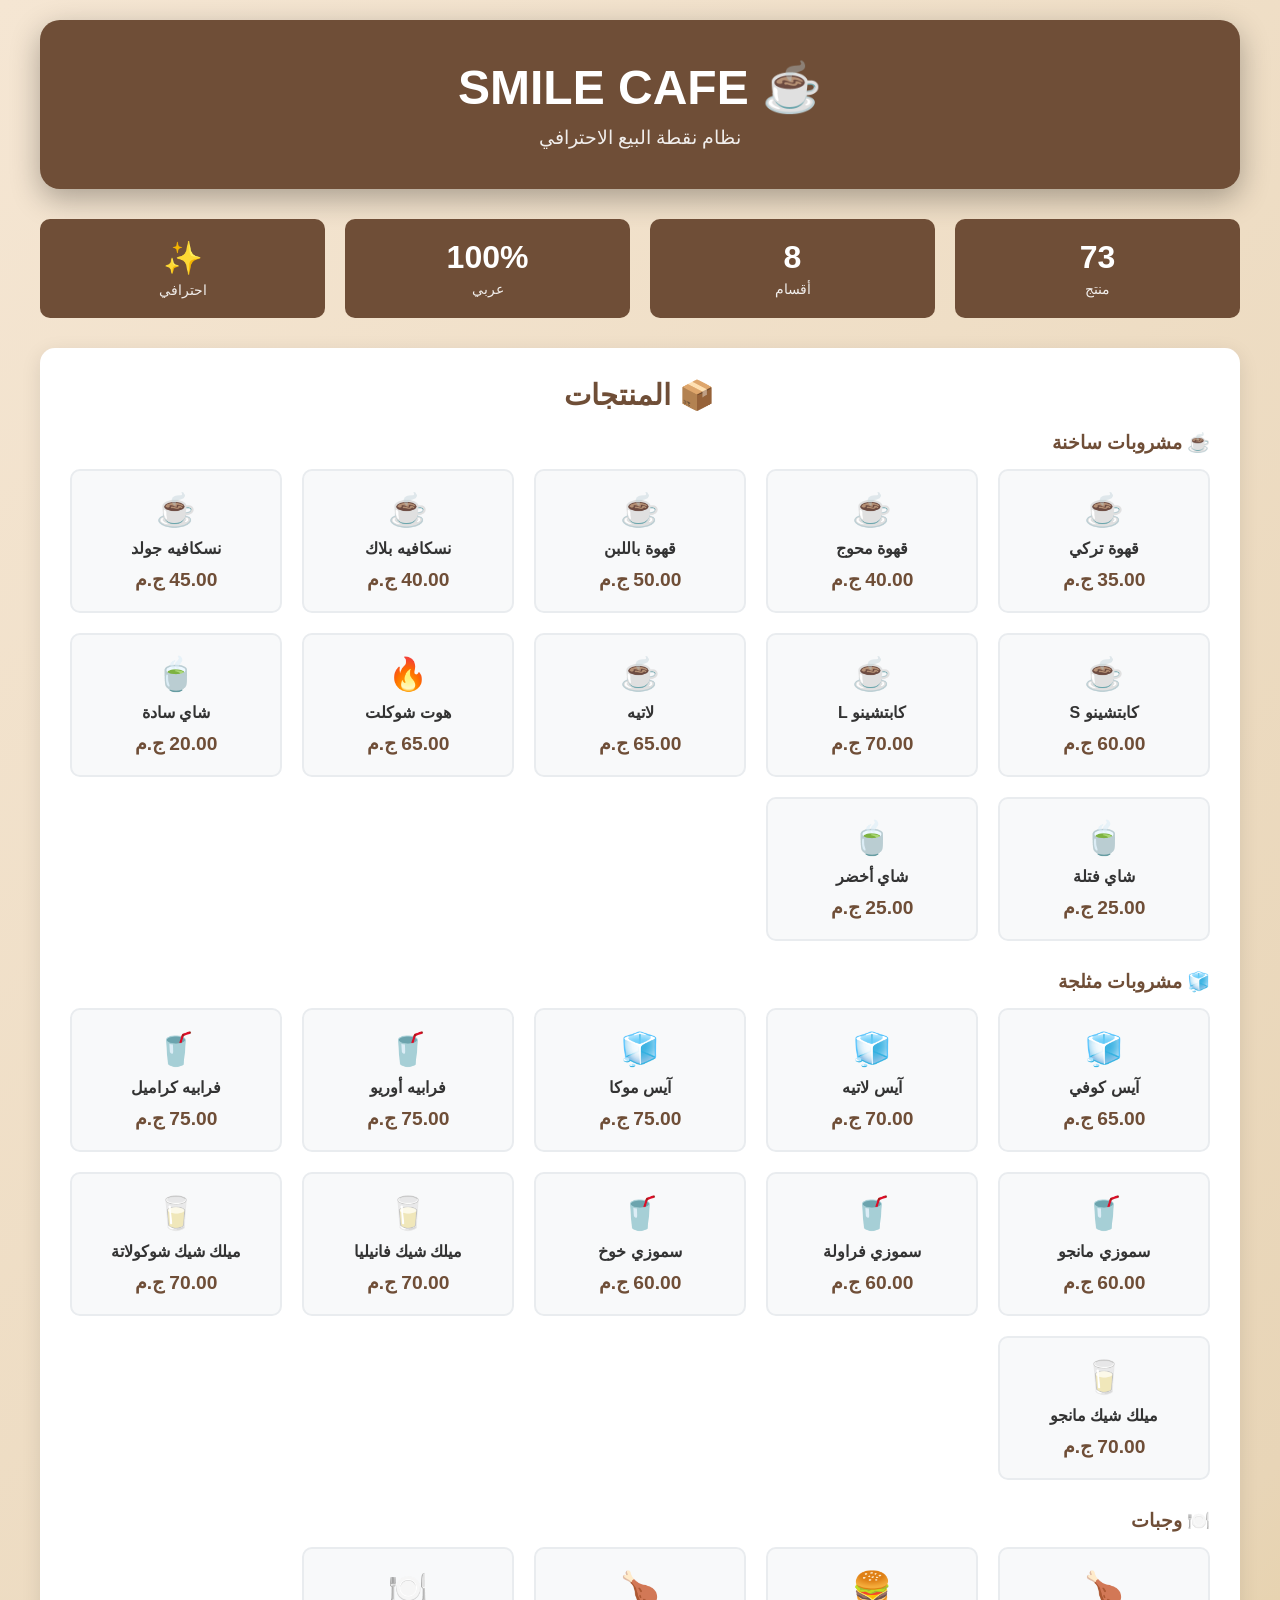
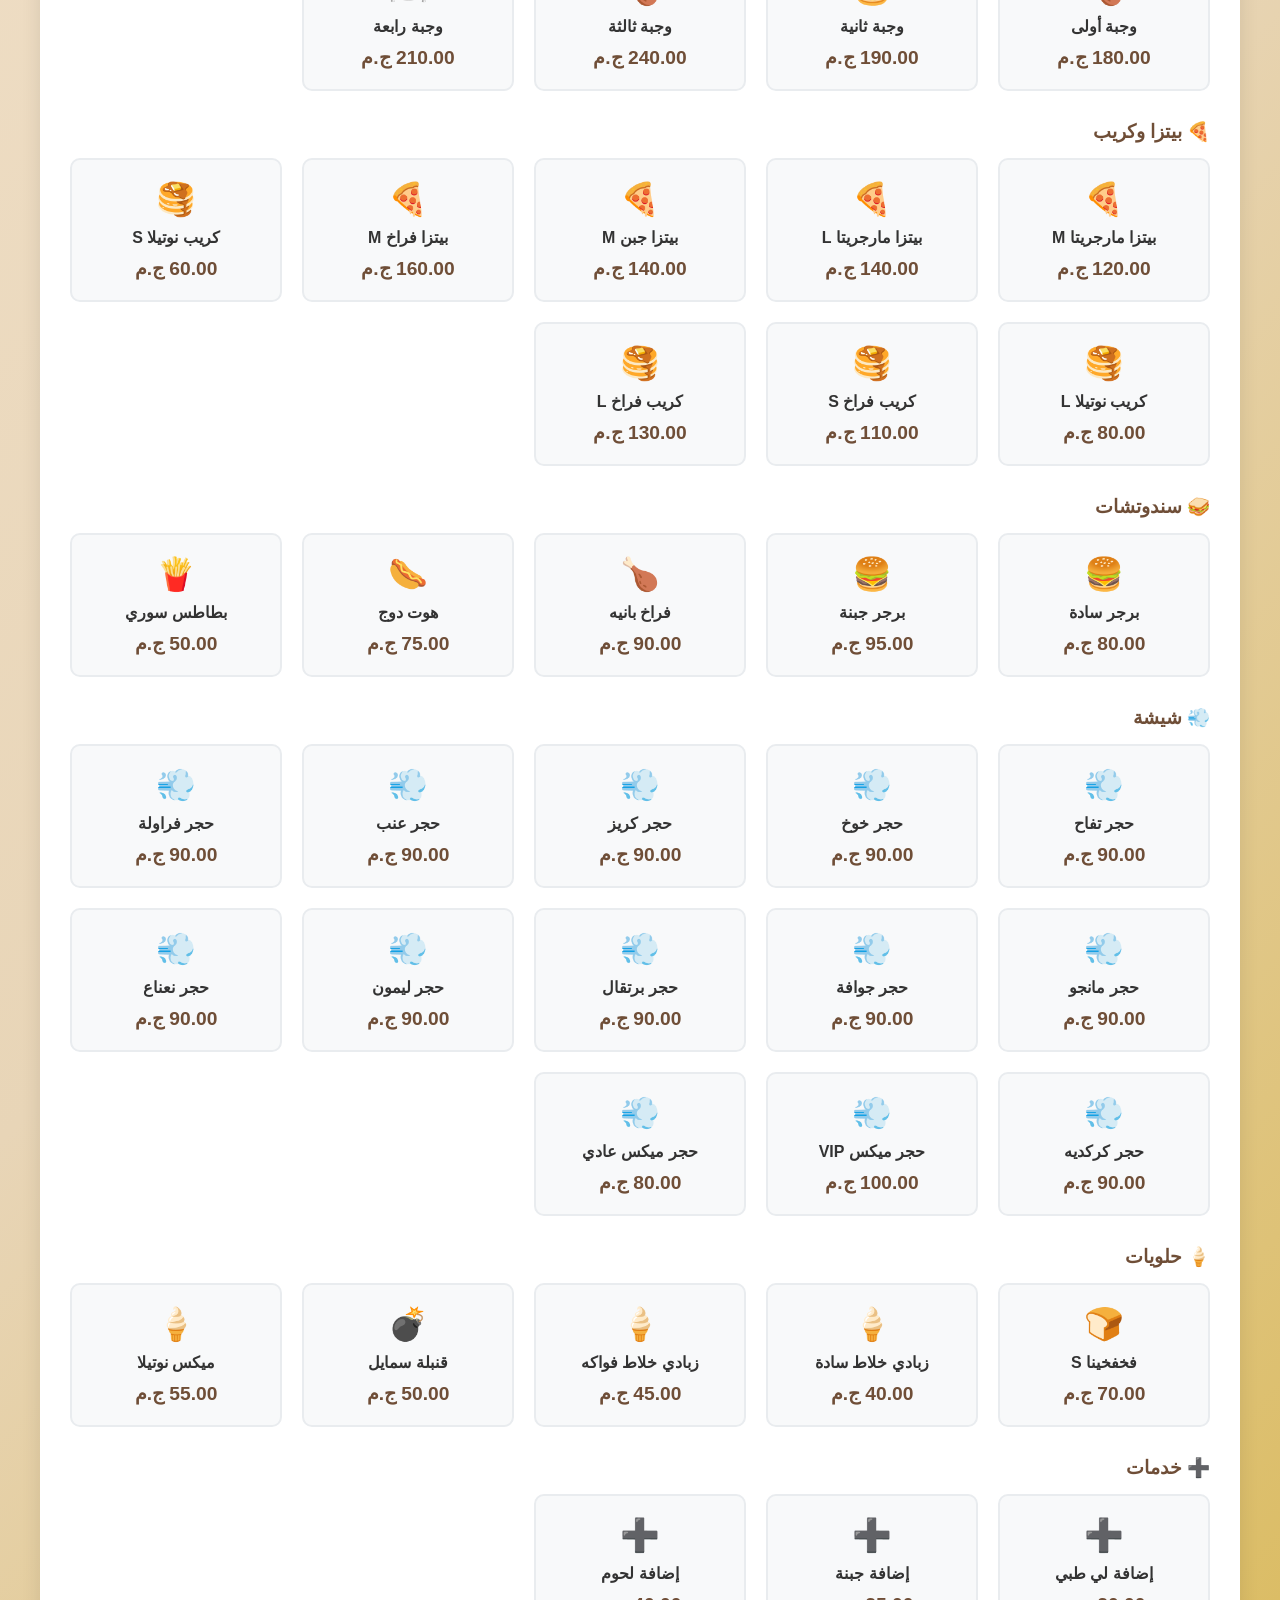
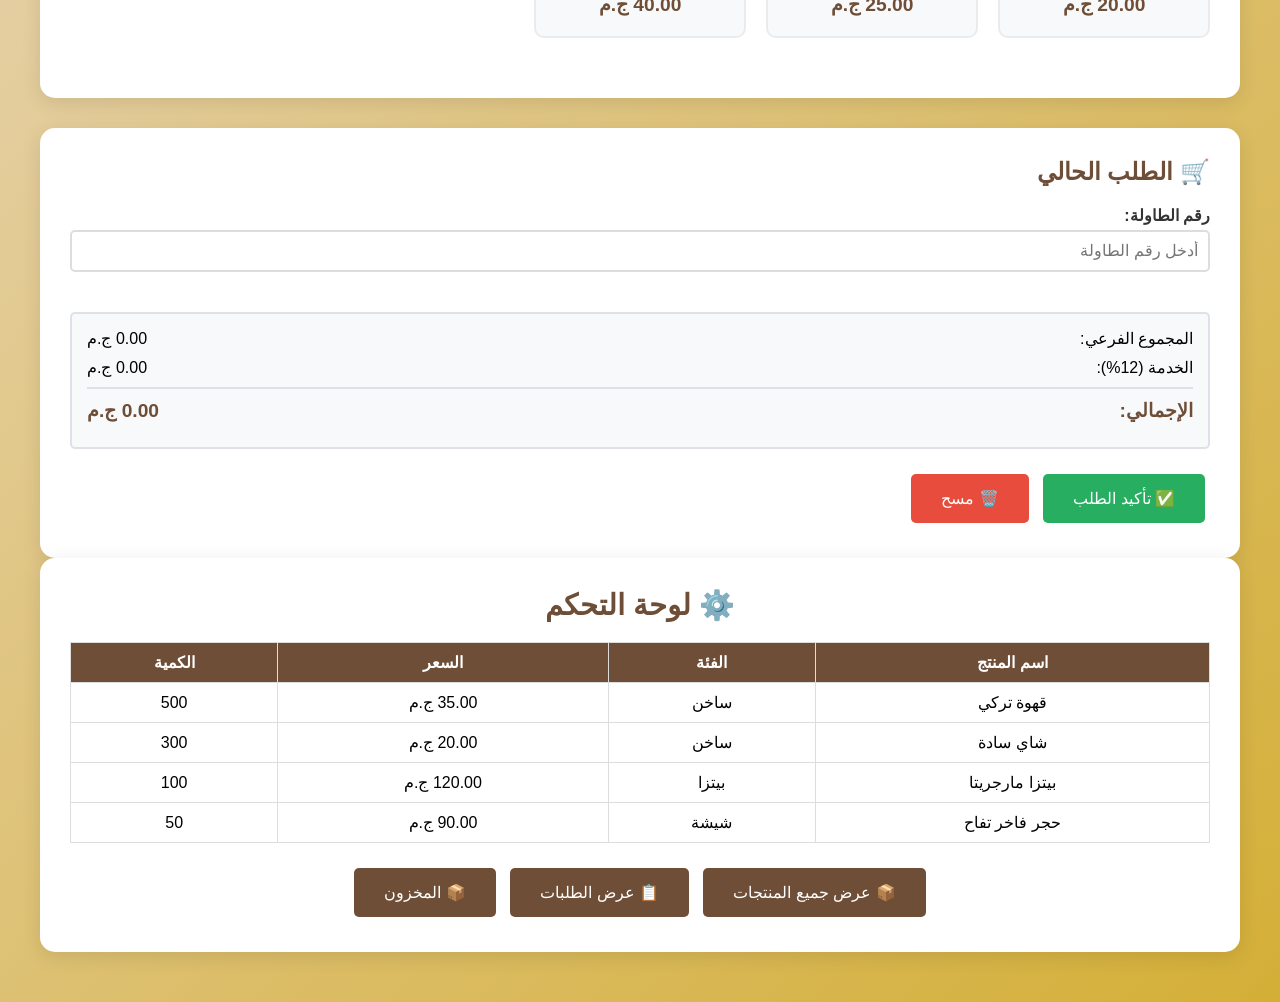
<file: index.html>
<!DOCTYPE html>
<html lang="ar" dir="rtl">
<head>
    <meta charset="UTF-8">
    <title>SMILE CAFE - نظام نقطة البيع</title>
    <style>
        * {
            margin: 0;
            padding: 0;
            box-sizing: border-box;
        }
        
        body {
            font-family: Arial, sans-serif;
            background: linear-gradient(135deg, #f5e6d3, #e8d5b7, #d4af37);
            min-height: 100vh;
            direction: rtl;
            padding: 20px;
        }
        
        .header {
            background: #6f4e37;
            color: white;
            padding: 40px;
            text-align: center;
            border-radius: 20px;
            margin-bottom: 30px;
            box-shadow: 0 10px 30px rgba(0,0,0,0.3);
        }
        
        .header h1 {
            font-size: 3rem;
            margin-bottom: 10px;
        }
        
        .header p {
            font-size: 1.2rem;
            opacity: 0.9;
        }
        
        .container {
            max-width: 1200px;
            margin: 0 auto;
        }
        
        .section {
            background: white;
            border-radius: 15px;
            padding: 30px;
            margin-bottom: 30px;
            box-shadow: 0 5px 20px rgba(0,0,0,0.1);
        }
        
        .section h2 {
            color: #6f4e37;
            font-size: 1.8rem;
            margin-bottom: 20px;
            text-align: center;
        }
        
        .products {
            display: grid;
            grid-template-columns: repeat(auto-fill, minmax(200px, 1fr));
            gap: 20px;
            margin-bottom: 30px;
        }
        
        .product {
            background: #f8f9fa;
            border: 2px solid #e9ecef;
            border-radius: 10px;
            padding: 20px;
            text-align: center;
            cursor: pointer;
            transition: all 0.3s ease;
        }
        
        .product:hover {
            transform: translateY(-5px);
            box-shadow: 0 10px 25px rgba(0,0,0,0.15);
            border-color: #6f4e37;
        }
        
        .product-icon {
            font-size: 2rem;
            color: #6f4e37;
            margin-bottom: 10px;
        }
        
        .product-name {
            font-weight: bold;
            margin-bottom: 10px;
            color: #333;
        }
        
        .product-price {
            font-size: 1.2rem;
            color: #6f4e37;
            font-weight: bold;
        }
        
        .order-section {
            background: white;
            border-radius: 15px;
            padding: 30px;
            box-shadow: 0 5px 20px rgba(0,0,0,0.1);
        }
        
        .order-section h2 {
            color: #6f4e37;
            margin-bottom: 20px;
        }
        
        .form-group {
            margin-bottom: 20px;
        }
        
        .form-group label {
            display: block;
            margin-bottom: 5px;
            font-weight: bold;
            color: #333;
        }
        
        .form-group input {
            width: 100%;
            padding: 10px;
            border: 2px solid #ddd;
            border-radius: 5px;
            font-size: 1rem;
        }
        
        .btn {
            background: #6f4e37;
            color: white;
            border: none;
            padding: 15px 30px;
            border-radius: 5px;
            font-size: 1rem;
            cursor: pointer;
            margin: 5px;
            transition: all 0.3s ease;
        }
        
        .btn:hover {
            background: #8b5a3c;
            transform: translateY(-2px);
        }
        
        .btn-success {
            background: #27ae60;
        }
        
        .btn-success:hover {
            background: #229954;
        }
        
        .btn-danger {
            background: #e74c3c;
        }
        
        .btn-danger:hover {
            background: #c0392b;
        }
        
        .order-items {
            max-height: 300px;
            overflow-y: auto;
            margin-bottom: 20px;
        }
        
        .order-item {
            background: #f8f9fa;
            border: 1px solid #dee2e6;
            border-radius: 5px;
            padding: 10px;
            margin-bottom: 10px;
            display: flex;
            justify-content: space-between;
            align-items: center;
        }
        
        .order-summary {
            background: #f8f9fa;
            border: 2px solid #dee2e6;
            border-radius: 5px;
            padding: 15px;
            margin-bottom: 20px;
        }
        
        .summary-row {
            display: flex;
            justify-content: space-between;
            margin-bottom: 10px;
        }
        
        .summary-row.total {
            font-weight: bold;
            font-size: 1.2rem;
            color: #6f4e37;
            border-top: 2px solid #dee2e6;
            padding-top: 10px;
        }
        
        .stats {
            display: grid;
            grid-template-columns: repeat(auto-fit, minmax(200px, 1fr));
            gap: 20px;
            margin-bottom: 30px;
        }
        
        .stat-card {
            background: #6f4e37;
            color: white;
            padding: 20px;
            border-radius: 10px;
            text-align: center;
        }
        
        .stat-number {
            font-size: 2rem;
            font-weight: bold;
            margin-bottom: 5px;
        }
        
        .stat-label {
            font-size: 0.9rem;
            opacity: 0.9;
        }
        
        table {
            width: 100%;
            border-collapse: collapse;
            margin-bottom: 20px;
        }
        
        th, td {
            padding: 10px;
            text-align: center;
            border: 1px solid #ddd;
        }
        
        th {
            background: #6f4e37;
            color: white;
        }
        
        tr:hover {
            background: #f8f9fa;
        }
        
        .success-message {
            background: #27ae60;
            color: white;
            padding: 15px;
            border-radius: 5px;
            text-align: center;
            margin-bottom: 20px;
            display: none;
        }
    </style>
</head>
<body>
    <div class="container">
        <div class="header">
            <h1>☕ SMILE CAFE</h1>
            <p>نظام نقطة البيع الاحترافي</p>
        </div>

        <div class="success-message" id="successMessage">
            تم تأكيد الطلب بنجاح!
        </div>

        <div class="stats">
            <div class="stat-card">
                <div class="stat-number">73</div>
                <div class="stat-label">منتج</div>
            </div>
            <div class="stat-card">
                <div class="stat-number">8</div>
                <div class="stat-label">أقسام</div>
            </div>
            <div class="stat-card">
                <div class="stat-number">100%</div>
                <div class="stat-label">عربي</div>
            </div>
            <div class="stat-card">
                <div class="stat-number">✨</div>
                <div class="stat-label">احترافي</div>
            </div>
        </div>

        <div class="section">
            <h2>📦 المنتجات</h2>
            
            <!-- قسم المشروبات الساخنة -->
            <div style="margin-bottom: 30px;">
                <h3 style="color: #6f4e37; margin-bottom: 15px;">☕ مشروبات ساخنة</h3>
                <div class="products">
                    <div class="product" onclick="addToOrder('قهوة تركي', 35)">
                        <div class="product-icon">☕</div>
                        <div class="product-name">قهوة تركي</div>
                        <div class="product-price">35.00 ج.م</div>
                    </div>
                    
                    <div class="product" onclick="addToOrder('قهوة تركي محوج', 40)">
                        <div class="product-icon">☕</div>
                        <div class="product-name">قهوة محوج</div>
                        <div class="product-price">40.00 ج.م</div>
                    </div>
                    
                    <div class="product" onclick="addToOrder('قهوة باللبن', 50)">
                        <div class="product-icon">☕</div>
                        <div class="product-name">قهوة باللبن</div>
                        <div class="product-price">50.00 ج.م</div>
                    </div>
                    
                    <div class="product" onclick="addToOrder('نسكافيه (بلاك)', 40)">
                        <div class="product-icon">☕</div>
                        <div class="product-name">نسكافيه بلاك</div>
                        <div class="product-price">40.00 ج.م</div>
                    </div>
                    
                    <div class="product" onclick="addToOrder('نسكافيه (جولد)', 45)">
                        <div class="product-icon">☕</div>
                        <div class="product-name">نسكافيه جولد</div>
                        <div class="product-price">45.00 ج.م</div>
                    </div>
                    
                    <div class="product" onclick="addToOrder('كابتشينو (S)', 60)">
                        <div class="product-icon">☕</div>
                        <div class="product-name">كابتشينو S</div>
                        <div class="product-price">60.00 ج.م</div>
                    </div>
                    
                    <div class="product" onclick="addToOrder('كابتشينو (L)', 70)">
                        <div class="product-icon">☕</div>
                        <div class="product-name">كابتشينو L</div>
                        <div class="product-price">70.00 ج.م</div>
                    </div>
                    
                    <div class="product" onclick="addToOrder('لاتيه', 65)">
                        <div class="product-icon">☕</div>
                        <div class="product-name">لاتيه</div>
                        <div class="product-price">65.00 ج.م</div>
                    </div>
                    
                    <div class="product" onclick="addToOrder('هوت شوكلت', 65)">
                        <div class="product-icon">🔥</div>
                        <div class="product-name">هوت شوكلت</div>
                        <div class="product-price">65.00 ج.م</div>
                    </div>
                    
                    <div class="product" onclick="addToOrder('شاي سادة', 20)">
                        <div class="product-icon">🍵</div>
                        <div class="product-name">شاي سادة</div>
                        <div class="product-price">20.00 ج.م</div>
                    </div>
                    
                    <div class="product" onclick="addToOrder('شاي فتلة', 25)">
                        <div class="product-icon">🍵</div>
                        <div class="product-name">شاي فتلة</div>
                        <div class="product-price">25.00 ج.م</div>
                    </div>
                    
                    <div class="product" onclick="addToOrder('شاي أخضر', 25)">
                        <div class="product-icon">🍵</div>
                        <div class="product-name">شاي أخضر</div>
                        <div class="product-price">25.00 ج.م</div>
                    </div>
                </div>
            </div>

            <!-- قسم المشروبات المثلجة -->
            <div style="margin-bottom: 30px;">
                <h3 style="color: #6f4e37; margin-bottom: 15px;">🧊 مشروبات مثلجة</h3>
                <div class="products">
                    <div class="product" onclick="addToOrder('آيس كوفي', 65)">
                        <div class="product-icon">🧊</div>
                        <div class="product-name">آيس كوفي</div>
                        <div class="product-price">65.00 ج.م</div>
                    </div>
                    
                    <div class="product" onclick="addToOrder('آيس لاتيه', 70)">
                        <div class="product-icon">🧊</div>
                        <div class="product-name">آيس لاتيه</div>
                        <div class="product-price">70.00 ج.م</div>
                    </div>
                    
                    <div class="product" onclick="addToOrder('آيس موكا', 75)">
                        <div class="product-icon">🧊</div>
                        <div class="product-name">آيس موكا</div>
                        <div class="product-price">75.00 ج.م</div>
                    </div>
                    
                    <div class="product" onclick="addToOrder('فرابيه أوريو', 75)">
                        <div class="product-icon">🥤</div>
                        <div class="product-name">فرابيه أوريو</div>
                        <div class="product-price">75.00 ج.م</div>
                    </div>
                    
                    <div class="product" onclick="addToOrder('فرابيه كراميل', 75)">
                        <div class="product-icon">🥤</div>
                        <div class="product-name">فرابيه كراميل</div>
                        <div class="product-price">75.00 ج.م</div>
                    </div>
                    
                    <div class="product" onclick="addToOrder('سموزي مانجو', 60)">
                        <div class="product-icon">🥤</div>
                        <div class="product-name">سموزي مانجو</div>
                        <div class="product-price">60.00 ج.م</div>
                    </div>
                    
                    <div class="product" onclick="addToOrder('سموزي فراولة', 60)">
                        <div class="product-icon">🥤</div>
                        <div class="product-name">سموزي فراولة</div>
                        <div class="product-price">60.00 ج.م</div>
                    </div>
                    
                    <div class="product" onclick="addToOrder('سموزي خوخ', 60)">
                        <div class="product-icon">🥤</div>
                        <div class="product-name">سموزي خوخ</div>
                        <div class="product-price">60.00 ج.م</div>
                    </div>
                    
                    <div class="product" onclick="addToOrder('ميلك شيك فانيليا', 70)">
                        <div class="product-icon">🥛</div>
                        <div class="product-name">ميلك شيك فانيليا</div>
                        <div class="product-price">70.00 ج.م</div>
                    </div>
                    
                    <div class="product" onclick="addToOrder('ميلك شيك شوكولاتة', 70)">
                        <div class="product-icon">🥛</div>
                        <div class="product-name">ميلك شيك شوكولاتة</div>
                        <div class="product-price">70.00 ج.م</div>
                    </div>
                    
                    <div class="product" onclick="addToOrder('ميلك شيك مانجو', 70)">
                        <div class="product-icon">🥛</div>
                        <div class="product-name">ميلك شيك مانجو</div>
                        <div class="product-price">70.00 ج.م</div>
                    </div>
                </div>
            </div>

            <!-- قسم الوجبات -->
            <div style="margin-bottom: 30px;">
                <h3 style="color: #6f4e37; margin-bottom: 15px;">🍽️ وجبات</h3>
                <div class="products">
                    <div class="product" onclick="addToOrder('وجبة أولى (ربع فرخة)', 180)">
                        <div class="product-icon">🍗</div>
                        <div class="product-name">وجبة أولى</div>
                        <div class="product-price">180.00 ج.م</div>
                    </div>
                    
                    <div class="product" onclick="addToOrder('وجبة ثانية (2 برجر)', 190)">
                        <div class="product-icon">🍔</div>
                        <div class="product-name">وجبة ثانية</div>
                        <div class="product-price">190.00 ج.م</div>
                    </div>
                    
                    <div class="product" onclick="addToOrder('وجبة ثالثة (نصف فرخة)', 240)">
                        <div class="product-icon">🍗</div>
                        <div class="product-name">وجبة ثالثة</div>
                        <div class="product-price">240.00 ج.م</div>
                    </div>
                    
                    <div class="product" onclick="addToOrder('وجبة رابعة (كفتة+فرخة)', 210)">
                        <div class="product-icon">🍽️</div>
                        <div class="product-name">وجبة رابعة</div>
                        <div class="product-price">210.00 ج.م</div>
                    </div>
                </div>
            </div>

            <!-- قسم البيتزا والكريب -->
            <div style="margin-bottom: 30px;">
                <h3 style="color: #6f4e37; margin-bottom: 15px;">🍕 بيتزا وكريب</h3>
                <div class="products">
                    <div class="product" onclick="addToOrder('بيتزا مارجريتا (M)', 120)">
                        <div class="product-icon">🍕</div>
                        <div class="product-name">بيتزا مارجريتا M</div>
                        <div class="product-price">120.00 ج.م</div>
                    </div>
                    
                    <div class="product" onclick="addToOrder('بيتزا مارجريتا (L)', 140)">
                        <div class="product-icon">🍕</div>
                        <div class="product-name">بيتزا مارجريتا L</div>
                        <div class="product-price">140.00 ج.م</div>
                    </div>
                    
                    <div class="product" onclick="addToOrder('بيتزا مشكل جبن (M)', 140)">
                        <div class="product-icon">🍕</div>
                        <div class="product-name">بيتزا جبن M</div>
                        <div class="product-price">140.00 ج.م</div>
                    </div>
                    
                    <div class="product" onclick="addToOrder('بيتزا فراخ (M)', 160)">
                        <div class="product-icon">🍕</div>
                        <div class="product-name">بيتزا فراخ M</div>
                        <div class="product-price">160.00 ج.م</div>
                    </div>
                    
                    <div class="product" onclick="addToOrder('كريب نوتيلا (S)', 60)">
                        <div class="product-icon">🥞</div>
                        <div class="product-name">كريب نوتيلا S</div>
                        <div class="product-price">60.00 ج.م</div>
                    </div>
                    
                    <div class="product" onclick="addToOrder('كريب نوتيلا (L)', 80)">
                        <div class="product-icon">🥞</div>
                        <div class="product-name">كريب نوتيلا L</div>
                        <div class="product-price">80.00 ج.م</div>
                    </div>
                    
                    <div class="product" onclick="addToOrder('كريب فراخ بانيه (S)', 110)">
                        <div class="product-icon">🥞</div>
                        <div class="product-name">كريب فراخ S</div>
                        <div class="product-price">110.00 ج.م</div>
                    </div>
                    
                    <div class="product" onclick="addToOrder('كريب فراخ بانيه (L)', 130)">
                        <div class="product-icon">🥞</div>
                        <div class="product-name">كريب فراخ L</div>
                        <div class="product-price">130.00 ج.م</div>
                    </div>
                </div>
            </div>

            <!-- قسم السندوتشات -->
            <div style="margin-bottom: 30px;">
                <h3 style="color: #6f4e37; margin-bottom: 15px;">🥪 سندوتشات</h3>
                <div class="products">
                    <div class="product" onclick="addToOrder('برجر سادة', 80)">
                        <div class="product-icon">🍔</div>
                        <div class="product-name">برجر سادة</div>
                        <div class="product-price">80.00 ج.م</div>
                    </div>
                    
                    <div class="product" onclick="addToOrder('برجر جبنة', 95)">
                        <div class="product-icon">🍔</div>
                        <div class="product-name">برجر جبنة</div>
                        <div class="product-price">95.00 ج.م</div>
                    </div>
                    
                    <div class="product" onclick="addToOrder('فراخ بانيه', 90)">
                        <div class="product-icon">🍗</div>
                        <div class="product-name">فراخ بانيه</div>
                        <div class="product-price">90.00 ج.م</div>
                    </div>
                    
                    <div class="product" onclick="addToOrder('هوت دوج', 75)">
                        <div class="product-icon">🌭</div>
                        <div class="product-name">هوت دوج</div>
                        <div class="product-price">75.00 ج.م</div>
                    </div>
                    
                    <div class="product" onclick="addToOrder('بطاطس سوري', 50)">
                        <div class="product-icon">🍟</div>
                        <div class="product-name">بطاطس سوري</div>
                        <div class="product-price">50.00 ج.م</div>
                    </div>
                </div>
            </div>

            <!-- قسم الشيشة -->
            <div style="margin-bottom: 30px;">
                <h3 style="color: #6f4e37; margin-bottom: 15px;">💨 شيشة</h3>
                <div class="products">
                    <div class="product" onclick="addToOrder('حجر فاخر تفاح', 90)">
                        <div class="product-icon">💨</div>
                        <div class="product-name">حجر تفاح</div>
                        <div class="product-price">90.00 ج.م</div>
                    </div>
                    
                    <div class="product" onclick="addToOrder('حجر فاخر خوخ', 90)">
                        <div class="product-icon">💨</div>
                        <div class="product-name">حجر خوخ</div>
                        <div class="product-price">90.00 ج.م</div>
                    </div>
                    
                    <div class="product" onclick="addToOrder('حجر فاخر كريز', 90)">
                        <div class="product-icon">💨</div>
                        <div class="product-name">حجر كريز</div>
                        <div class="product-price">90.00 ج.م</div>
                    </div>
                    
                    <div class="product" onclick="addToOrder('حجر فاخر عنب', 90)">
                        <div class="product-icon">💨</div>
                        <div class="product-name">حجر عنب</div>
                        <div class="product-price">90.00 ج.م</div>
                    </div>
                    
                    <div class="product" onclick="addToOrder('حجر فاخر فراولة', 90)">
                        <div class="product-icon">💨</div>
                        <div class="product-name">حجر فراولة</div>
                        <div class="product-price">90.00 ج.م</div>
                    </div>
                    
                    <div class="product" onclick="addToOrder('حجر فاخر مانجو', 90)">
                        <div class="product-icon">💨</div>
                        <div class="product-name">حجر مانجو</div>
                        <div class="product-price">90.00 ج.م</div>
                    </div>
                    
                    <div class="product" onclick="addToOrder('حجر فاخر جوافة', 90)">
                        <div class="product-icon">💨</div>
                        <div class="product-name">حجر جوافة</div>
                        <div class="product-price">90.00 ج.م</div>
                    </div>
                    
                    <div class="product" onclick="addToOrder('حجر فاخر برتقال', 90)">
                        <div class="product-icon">💨</div>
                        <div class="product-name">حجر برتقال</div>
                        <div class="product-price">90.00 ج.م</div>
                    </div>
                    
                    <div class="product" onclick="addToOrder('حجر فاخر ليمون', 90)">
                        <div class="product-icon">💨</div>
                        <div class="product-name">حجر ليمون</div>
                        <div class="product-price">90.00 ج.م</div>
                    </div>
                    
                    <div class="product" onclick="addToOrder('حجر فاخر نعناع', 90)">
                        <div class="product-icon">💨</div>
                        <div class="product-name">حجر نعناع</div>
                        <div class="product-price">90.00 ج.م</div>
                    </div>
                    
                    <div class="product" onclick="addToOrder('حجر فاخر كركديه', 90)">
                        <div class="product-icon">💨</div>
                        <div class="product-name">حجر كركديه</div>
                        <div class="product-price">90.00 ج.م</div>
                    </div>
                    
                    <div class="product" onclick="addToOrder('حجر ميكس VIP', 100)">
                        <div class="product-icon">💨</div>
                        <div class="product-name">حجر ميكس VIP</div>
                        <div class="product-price">100.00 ج.م</div>
                    </div>
                    
                    <div class="product" onclick="addToOrder('حجر ميكس عادي', 80)">
                        <div class="product-icon">💨</div>
                        <div class="product-name">حجر ميكس عادي</div>
                        <div class="product-price">80.00 ج.م</div>
                    </div>
                </div>
            </div>

            <!-- قسم الحلويات -->
            <div style="margin-bottom: 30px;">
                <h3 style="color: #6f4e37; margin-bottom: 15px;">🍦 حلويات</h3>
                <div class="products">
                    <div class="product" onclick="addToOrder('فخفخينا (S)', 70)">
                        <div class="product-icon">🍞</div>
                        <div class="product-name">فخفخينا S</div>
                        <div class="product-price">70.00 ج.م</div>
                    </div>
                    
                    <div class="product" onclick="addToOrder('زبادي خلاط سادة', 40)">
                        <div class="product-icon">🍦</div>
                        <div class="product-name">زبادي خلاط سادة</div>
                        <div class="product-price">40.00 ج.م</div>
                    </div>
                    
                    <div class="product" onclick="addToOrder('زبادي خلاط فواكه', 45)">
                        <div class="product-icon">🍦</div>
                        <div class="product-name">زبادي خلاط فواكه</div>
                        <div class="product-price">45.00 ج.م</div>
                    </div>
                    
                    <div class="product" onclick="addToOrder('قنبلة سمايل', 50)">
                        <div class="product-icon">💣</div>
                        <div class="product-name">قنبلة سمايل</div>
                        <div class="product-price">50.00 ج.م</div>
                    </div>
                    
                    <div class="product" onclick="addToOrder('ميكس نوتيلا', 55)">
                        <div class="product-icon">🍦</div>
                        <div class="product-name">ميكس نوتيلا</div>
                        <div class="product-price">55.00 ج.م</div>
                    </div>
                </div>
            </div>

            <!-- قسم الخدمات -->
            <div style="margin-bottom: 30px;">
                <h3 style="color: #6f4e37; margin-bottom: 15px;">➕ خدمات</h3>
                <div class="products">
                    <div class="product" onclick="addToOrder('إضافة لي طبي', 20)">
                        <div class="product-icon">➕</div>
                        <div class="product-name">إضافة لي طبي</div>
                        <div class="product-price">20.00 ج.م</div>
                    </div>
                    
                    <div class="product" onclick="addToOrder('إضافة جبنة', 25)">
                        <div class="product-icon">➕</div>
                        <div class="product-name">إضافة جبنة</div>
                        <div class="product-price">25.00 ج.م</div>
                    </div>
                    
                    <div class="product" onclick="addToOrder('إضافة لحوم', 40)">
                        <div class="product-icon">➕</div>
                        <div class="product-name">إضافة لحوم</div>
                        <div class="product-price">40.00 ج.م</div>
                    </div>
                </div>
            </div>
        </div>

        <div class="order-section">
            <h2>🛒 الطلب الحالي</h2>
            
            <div class="form-group">
                <label for="tableNumber">رقم الطاولة:</label>
                <input type="text" id="tableNumber" placeholder="أدخل رقم الطاولة">
            </div>

            <div class="order-items" id="orderItems">
                <!-- سيتم إضافة العناصر هنا -->
            </div>

            <div class="order-summary">
                <div class="summary-row">
                    <span>المجموع الفرعي:</span>
                    <span id="subtotal">0.00 ج.م</span>
                </div>
                <div class="summary-row">
                    <span>الخدمة (12%):</span>
                    <span id="service">0.00 ج.م</span>
                </div>
                <div class="summary-row total">
                    <span>الإجمالي:</span>
                    <span id="total">0.00 ج.م</span>
                </div>
            </div>

            <div>
                <button class="btn btn-success" onclick="confirmOrder()">
                    ✅ تأكيد الطلب
                </button>
                <button class="btn btn-danger" onclick="clearOrder()">
                    🗑️ مسح
                </button>
            </div>
        </div>

        <div class="section">
            <h2>⚙️ لوحة التحكم</h2>
            
            <table>
                <thead>
                    <tr>
                        <th>اسم المنتج</th>
                        <th>الفئة</th>
                        <th>السعر</th>
                        <th>الكمية</th>
                    </tr>
                </thead>
                <tbody>
                    <tr>
                        <td>قهوة تركي</td>
                        <td>ساخن</td>
                        <td>35.00 ج.م</td>
                        <td>500</td>
                    </tr>
                    <tr>
                        <td>شاي سادة</td>
                        <td>ساخن</td>
                        <td>20.00 ج.م</td>
                        <td>300</td>
                    </tr>
                    <tr>
                        <td>بيتزا مارجريتا</td>
                        <td>بيتزا</td>
                        <td>120.00 ج.م</td>
                        <td>100</td>
                    </tr>
                    <tr>
                        <td>حجر فاخر تفاح</td>
                        <td>شيشة</td>
                        <td>90.00 ج.م</td>
                        <td>50</td>
                    </tr>
                </tbody>
            </table>
            
            <div style="text-align: center; margin-top: 20px;">
                <button class="btn" onclick="showProducts()">
                    📦 عرض جميع المنتجات
                </button>
                <button class="btn" onclick="showOrders()">
                    📋 عرض الطلبات
                </button>
                <button class="btn" onclick="showInventory()">
                    📦 المخزون
                </button>
            </div>
        </div>
    </div>

    <script>
        let orderItems = [];
        let selectedProducts = new Set();

        function addToOrder(productName, price) {
            const existingItem = orderItems.find(item => item.name === productName);
            
            if (existingItem) {
                existingItem.quantity++;
            } else {
                orderItems.push({
                    name: productName,
                    price: price,
                    quantity: 1
                });
            }
            
            updateOrderDisplay();
        }

        function removeFromOrder(productName) {
            const itemIndex = orderItems.findIndex(item => item.name === productName);
            if (itemIndex > -1) {
                if (orderItems[itemIndex].quantity > 1) {
                    orderItems[itemIndex].quantity--;
                } else {
                    orderItems.splice(itemIndex, 1);
                }
            }
            updateOrderDisplay();
        }

        function updateOrderDisplay() {
            const orderItemsContainer = document.getElementById('orderItems');
            orderItemsContainer.innerHTML = '';
            
            let subtotal = 0;
            
            orderItems.forEach(item => {
                const itemTotal = item.price * item.quantity;
                subtotal += itemTotal;
                
                const itemElement = document.createElement('div');
                itemElement.className = 'order-item';
                itemElement.innerHTML = `
                    <span>${item.name}</span>
                    <span>
                        <button onclick="removeFromOrder('${item.name}')" style="background: #e74c3c; color: white; border: none; padding: 5px 10px; border-radius: 3px; margin: 0 5px;">-</button>
                        ${item.quantity}
                        <button onclick="addToOrder('${item.name}', ${item.price})" style="background: #27ae60; color: white; border: none; padding: 5px 10px; border-radius: 3px; margin: 0 5px;">+</button>
                        ${itemTotal.toFixed(2)} ج.م
                    </span>
                `;
                orderItemsContainer.appendChild(itemElement);
            });
            
            const service = subtotal * 0.12;
            const total = subtotal + service;
            
            document.getElementById('subtotal').textContent = `${subtotal.toFixed(2)} ج.م`;
            document.getElementById('service').textContent = `${service.toFixed(2)} ج.م`;
            document.getElementById('total').textContent = `${total.toFixed(2)} ج.م`;
        }

        function clearOrder() {
            orderItems = [];
            selectedProducts.clear();
            updateOrderDisplay();
        }

        function confirmOrder() {
            const tableNumber = document.getElementById('tableNumber').value;
            
            if (!tableNumber) {
                alert('يرجى إدخال رقم الطاولة');
                return;
            }
            
            if (orderItems.length === 0) {
                alert('يرجى اختيار منتجات على الأقل');
                return;
            }
            
            const subtotal = orderItems.reduce((sum, item) => sum + (item.price * item.quantity), 0);
            const service = subtotal * 0.12;
            const total = subtotal + service;
            
            const successMessage = document.getElementById('successMessage');
            successMessage.style.display = 'block';
            successMessage.innerHTML = `
                ✅ تم تأكيد الطلب بنجاح!<br>
                الطاولة: ${tableNumber}<br>
                الإجمالي: ${total.toFixed(2)} ج.م<br>
                عدد المنتجات: ${orderItems.length}
            `;
            
            setTimeout(() => {
                successMessage.style.display = 'none';
            }, 5000);
            
            clearOrder();
            document.getElementById('tableNumber').value = '';
        }

        function showProducts() {
            alert('هناك 73 منتج متنوع في النظام!\n\nالأقسام:\n• مشروبات ساخنة\n• مشروبات مثلجة\n• وجبات\n• بيتزا\n• كريب\n• سندوتشات\n• شيشة\n• حلويات');
        }

        function showOrders() {
            alert('نظام إدارة الطلبات:\n\n• عرض جميع الطلبات\n• فلترة حسب التاريخ\n• طباعة الفواتير\n• تعديل حالة الطلب');
        }

        function showInventory() {
            alert('نظام إدارة المخزون:\n\n• مراقبة الكميات المتاحة\n• تنبيهات عند نفاد المخزون\n• إضافة مواد خام\n• تقاريرات المخزون');
        }

        // تهيئة الصفحة
        document.addEventListener('DOMContentLoaded', function() {
            updateOrderDisplay();
        });
    </script>
</body>
</html>
</file>
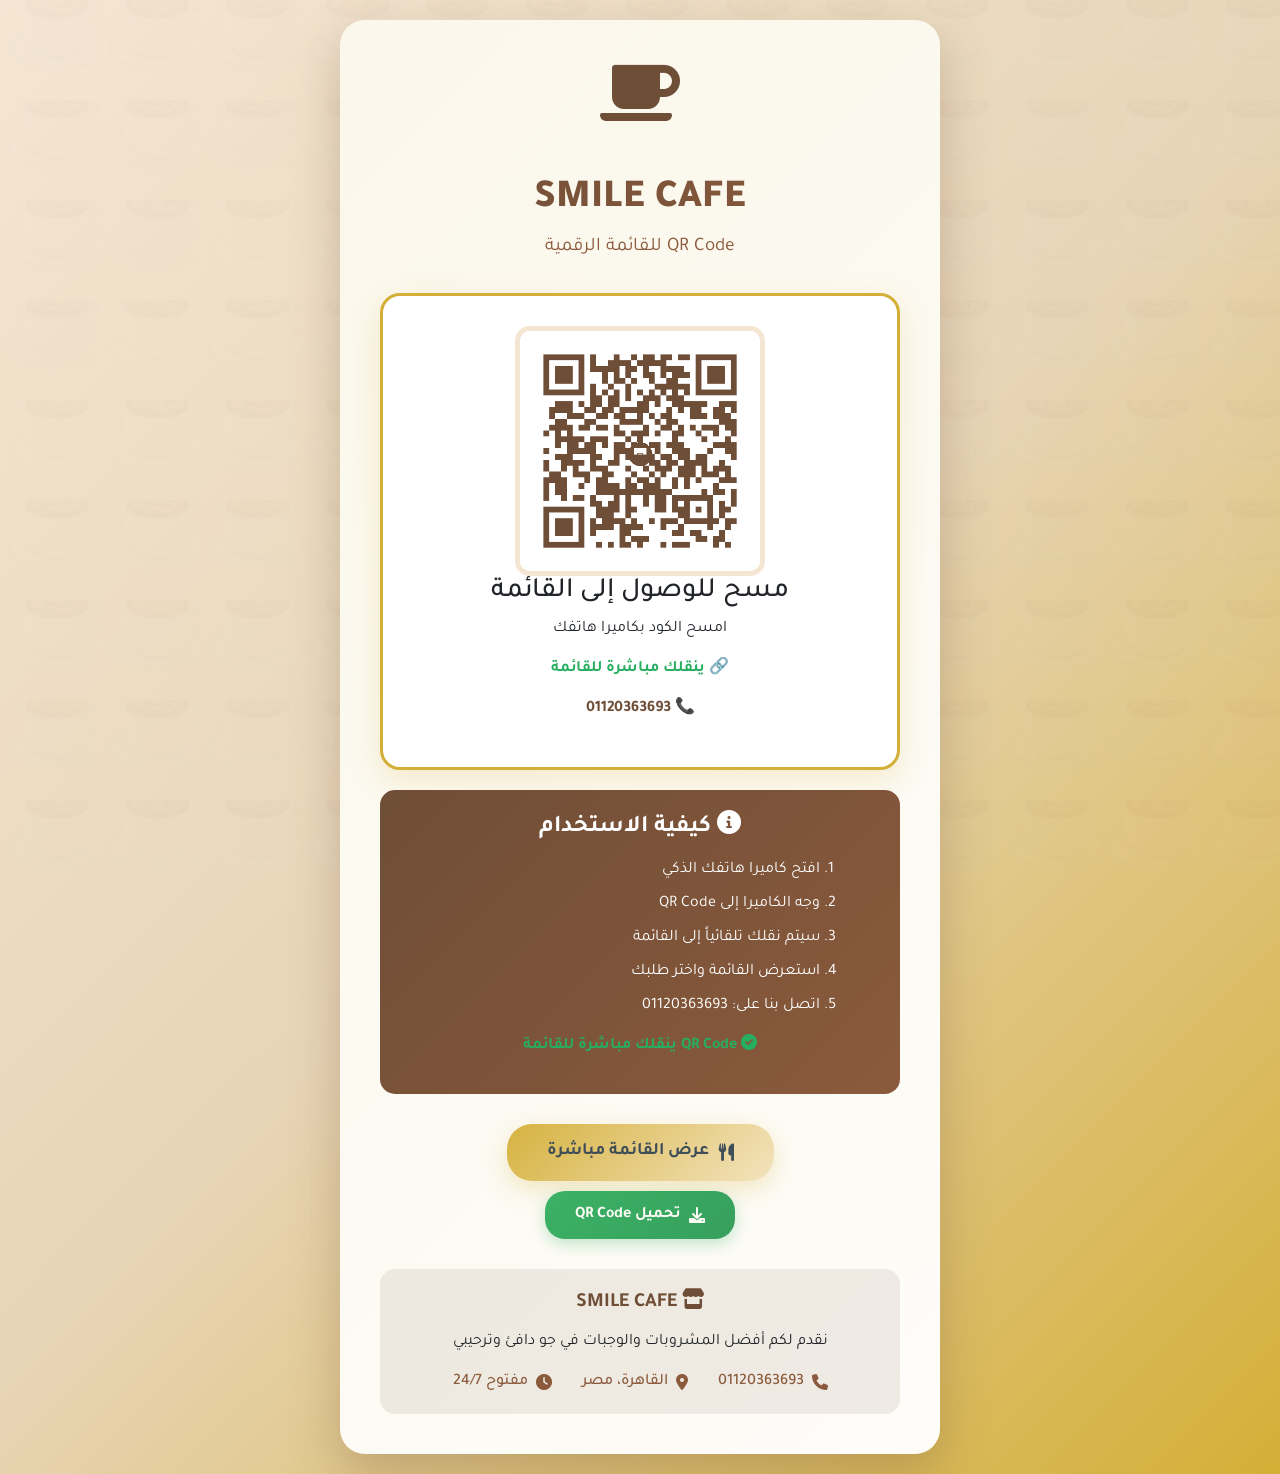
<file: qr.html>
<!DOCTYPE html>
<html lang="ar" dir="rtl">
<head>
    <meta charset="UTF-8">
    <meta name="viewport" content="width=device-width, initial-scale=1.0">
    <title>SMILE CAFE - QR Code Menu</title>
    <link href="https://cdn.jsdelivr.net/npm/bootstrap@5.1.3/dist/css/bootstrap.min.css" rel="stylesheet">
    <link href="https://cdnjs.cloudflare.com/ajax/libs/font-awesome/6.0.0/css/all.min.css" rel="stylesheet">
    <link href="https://fonts.googleapis.com/css2?family=Tajawal:wght@300;400;500;700;800;900&display=swap" rel="stylesheet">
    <style>
        body {
            font-family: 'Tajawal', sans-serif;
            background: linear-gradient(135deg, #f5e6d3 0%, #e8d5b7 50%, #d4af37 100%);
            min-height: 100vh;
            direction: rtl;
            padding: 20px;
            position: relative;
        }

        body::before {
            content: '';
            position: fixed;
            top: 0;
            left: 0;
            width: 100%;
            height: 100%;
            background: url('data:image/svg+xml,<svg xmlns="http://www.w3.org/2000/svg" viewBox="0 0 100 100"><text y="50" font-size="100" fill="rgba(111,78,55,0.03)">☕</text></svg>') repeat;
            background-size: 100px 100px;
            z-index: -1;
        }

        .qr-container {
            max-width: 600px;
            margin: 0 auto;
            background: white;
            border-radius: 25px;
            padding: 40px;
            box-shadow: 0 20px 50px rgba(111, 78, 55, 0.3);
            text-align: center;
            position: relative;
            overflow: hidden;
        }

        .qr-container::before {
            content: '';
            position: absolute;
            top: 0;
            left: 0;
            width: 100%;
            height: 100%;
            background: linear-gradient(135deg, rgba(212, 175, 55, 0.1) 0%, rgba(244, 228, 193, 0.1) 100%);
            z-index: 0;
        }

        .qr-header {
            position: relative;
            z-index: 1;
            margin-bottom: 30px;
        }

        .qr-logo {
            font-size: 4rem;
            color: #6f4e37;
            margin-bottom: 20px;
            animation: float 3s ease-in-out infinite;
        }

        @keyframes float {
            0%, 100% {
                transform: translateY(0);
            }
            50% {
                transform: translateY(-10px);
            }
        }

        .qr-title {
            font-size: 2.5rem;
            font-weight: 900;
            color: #6f4e37;
            margin-bottom: 10px;
            background: linear-gradient(45deg, #6f4e37, #8b5a3c);
            -webkit-background-clip: text;
            -webkit-text-fill-color: transparent;
            background-clip: text;
        }

        .qr-subtitle {
            font-size: 1.2rem;
            color: #8b5a3c;
            margin-bottom: 30px;
        }

        .qr-code-box {
            background: white;
            border: 3px solid #d4af37;
            border-radius: 20px;
            padding: 30px;
            margin: 20px 0;
            position: relative;
            z-index: 1;
            box-shadow: 0 10px 30px rgba(212, 175, 55, 0.2);
        }

        .qr-code-img {
            width: 250px;
            height: 250px;
            margin: 0 auto 20px;
            border: 5px solid #f5e6d3;
            border-radius: 15px;
            display: flex;
            align-items: center;
            justify-content: center;
            background: white;
            font-size: 3rem;
            color: #6f4e37;
        }

        .qr-instructions {
            background: linear-gradient(135deg, #6f4e37 0%, #8b5a3c 100%);
            color: white;
            padding: 20px;
            border-radius: 15px;
            margin: 20px 0;
            position: relative;
            z-index: 1;
        }

        .qr-instructions h4 {
            font-weight: bold;
            margin-bottom: 15px;
        }

        .qr-instructions ol {
            text-align: right;
            margin-right: 20px;
        }

        .qr-instructions li {
            margin-bottom: 10px;
        }

        .btn-menu {
            background: linear-gradient(135deg, #d4af37 0%, #f4e4c1 100%);
            color: #2c3e50;
            border: none;
            padding: 15px 40px;
            border-radius: 25px;
            font-weight: bold;
            font-size: 1.1rem;
            cursor: pointer;
            transition: all 0.3s ease;
            text-decoration: none;
            display: inline-flex;
            align-items: center;
            gap: 10px;
            box-shadow: 0 8px 25px rgba(212, 175, 55, 0.3);
            margin: 10px;
        }

        .btn-menu:hover {
            transform: translateY(-3px);
            box-shadow: 0 12px 35px rgba(212, 175, 55, 0.4);
            color: #2c3e50;
        }

        .btn-download {
            background: linear-gradient(135deg, #27ae60 0%, #229954 100%);
            color: white;
            border: none;
            padding: 12px 30px;
            border-radius: 20px;
            font-weight: bold;
            cursor: pointer;
            transition: all 0.3s ease;
            text-decoration: none;
            display: inline-flex;
            align-items: center;
            gap: 8px;
            box-shadow: 0 5px 15px rgba(39, 174, 96, 0.3);
        }

        .btn-download:hover {
            transform: translateY(-2px);
            box-shadow: 0 8px 25px rgba(39, 174, 96, 0.4);
            color: white;
        }

        .footer-info {
            margin-top: 30px;
            padding: 20px;
            background: rgba(111, 78, 55, 0.1);
            border-radius: 15px;
            position: relative;
            z-index: 1;
        }

        .footer-info h5 {
            color: #6f4e37;
            font-weight: bold;
            margin-bottom: 15px;
        }

        .contact-info {
            display: flex;
            justify-content: center;
            gap: 30px;
            flex-wrap: wrap;
            margin-top: 15px;
        }

        .contact-item {
            display: flex;
            align-items: center;
            gap: 8px;
            color: #8b5a3c;
            font-weight: 500;
        }

        @media (max-width: 768px) {
            .qr-container {
                padding: 20px;
                margin: 10px;
            }

            .qr-title {
                font-size: 2rem;
            }

            .qr-code-img {
                width: 200px;
                height: 200px;
                font-size: 2.5rem;
            }

            .contact-info {
                flex-direction: column;
                gap: 10px;
            }
        }
    </style>
</head>
<body>
    <div class="qr-container">
        <div class="qr-header">
            <div class="qr-logo">
                <i class="fas fa-coffee"></i>
            </div>
            <h1 class="qr-title">SMILE CAFE</h1>
            <p class="qr-subtitle">QR Code للقائمة الرقمية</p>
        </div>

        <div class="qr-code-box">
            <img src="smile_cafe_qr_real.png" alt="SMILE CAFE QR Code" style="width: 250px; height: 250px; border: 5px solid #f5e6d3; border-radius: 15px;">
            <h3>مسح للوصول إلى القائمة</h3>
            <p>امسح الكود بكاميرا هاتفك</p>
            <p style="color: #27ae60; font-weight: bold;">🔗 ينقلك مباشرة للقائمة</p>
            <p style="color: #6f4e37; font-weight: bold;">📞 01120363693</p>
        </div>

        <div class="qr-instructions">
            <h4><i class="fas fa-info-circle"></i> كيفية الاستخدام</h4>
            <ol>
                <li>افتح كاميرا هاتفك الذكي</li>
                <li>وجه الكاميرا إلى QR Code</li>
                <li>سيتم نقلك تلقائياً إلى القائمة</li>
                <li>استعرض القائمة واختر طلبك</li>
                <li>اتصل بنا على: 01120363693</li>
            </ol>
            <p style="color: #27ae60; font-weight: bold; margin-top: 15px;">
                <i class="fas fa-check-circle"></i> QR Code ينقلك مباشرة للقائمة
            </p>
        </div>

        <div class="action-buttons">
            <a href="/menu.html" class="btn-menu">
                <i class="fas fa-utensils"></i> عرض القائمة مباشرة
            </a>
            <br>
            <button class="btn-download" onclick="downloadQR()">
                <i class="fas fa-download"></i> تحميل QR Code
            </button>
        </div>

        <div class="footer-info">
            <h5><i class="fas fa-store"></i> SMILE CAFE</h5>
            <p>نقدم لكم أفضل المشروبات والوجبات في جو دافئ وترحيبي</p>
            
            <div class="contact-info">
                <div class="contact-item">
                    <i class="fas fa-phone"></i>
                    <span>01120363693</span>
                </div>
                <div class="contact-item">
                    <i class="fas fa-map-marker-alt"></i>
                    <span>القاهرة، مصر</span>
                </div>
                <div class="contact-item">
                    <i class="fas fa-clock"></i>
                    <span>مفتوح 24/7</span>
                </div>
            </div>
        </div>
    </div>

    <script>
        function downloadQR() {
            // تحميل صورة QR Code الحقيقية
            const link = document.createElement('a');
            link.download = 'smile-cafe-qr-menu.png';
            link.href = 'smile_cafe_qr_real.png';
            link.click();
        }

        // تحديث الصفحة تلقائياً كل 5 دقائق لتحديث الأسعار
        setInterval(() => {
            location.reload();
        }, 300000);
    </script>
</body>
</html>
</file>
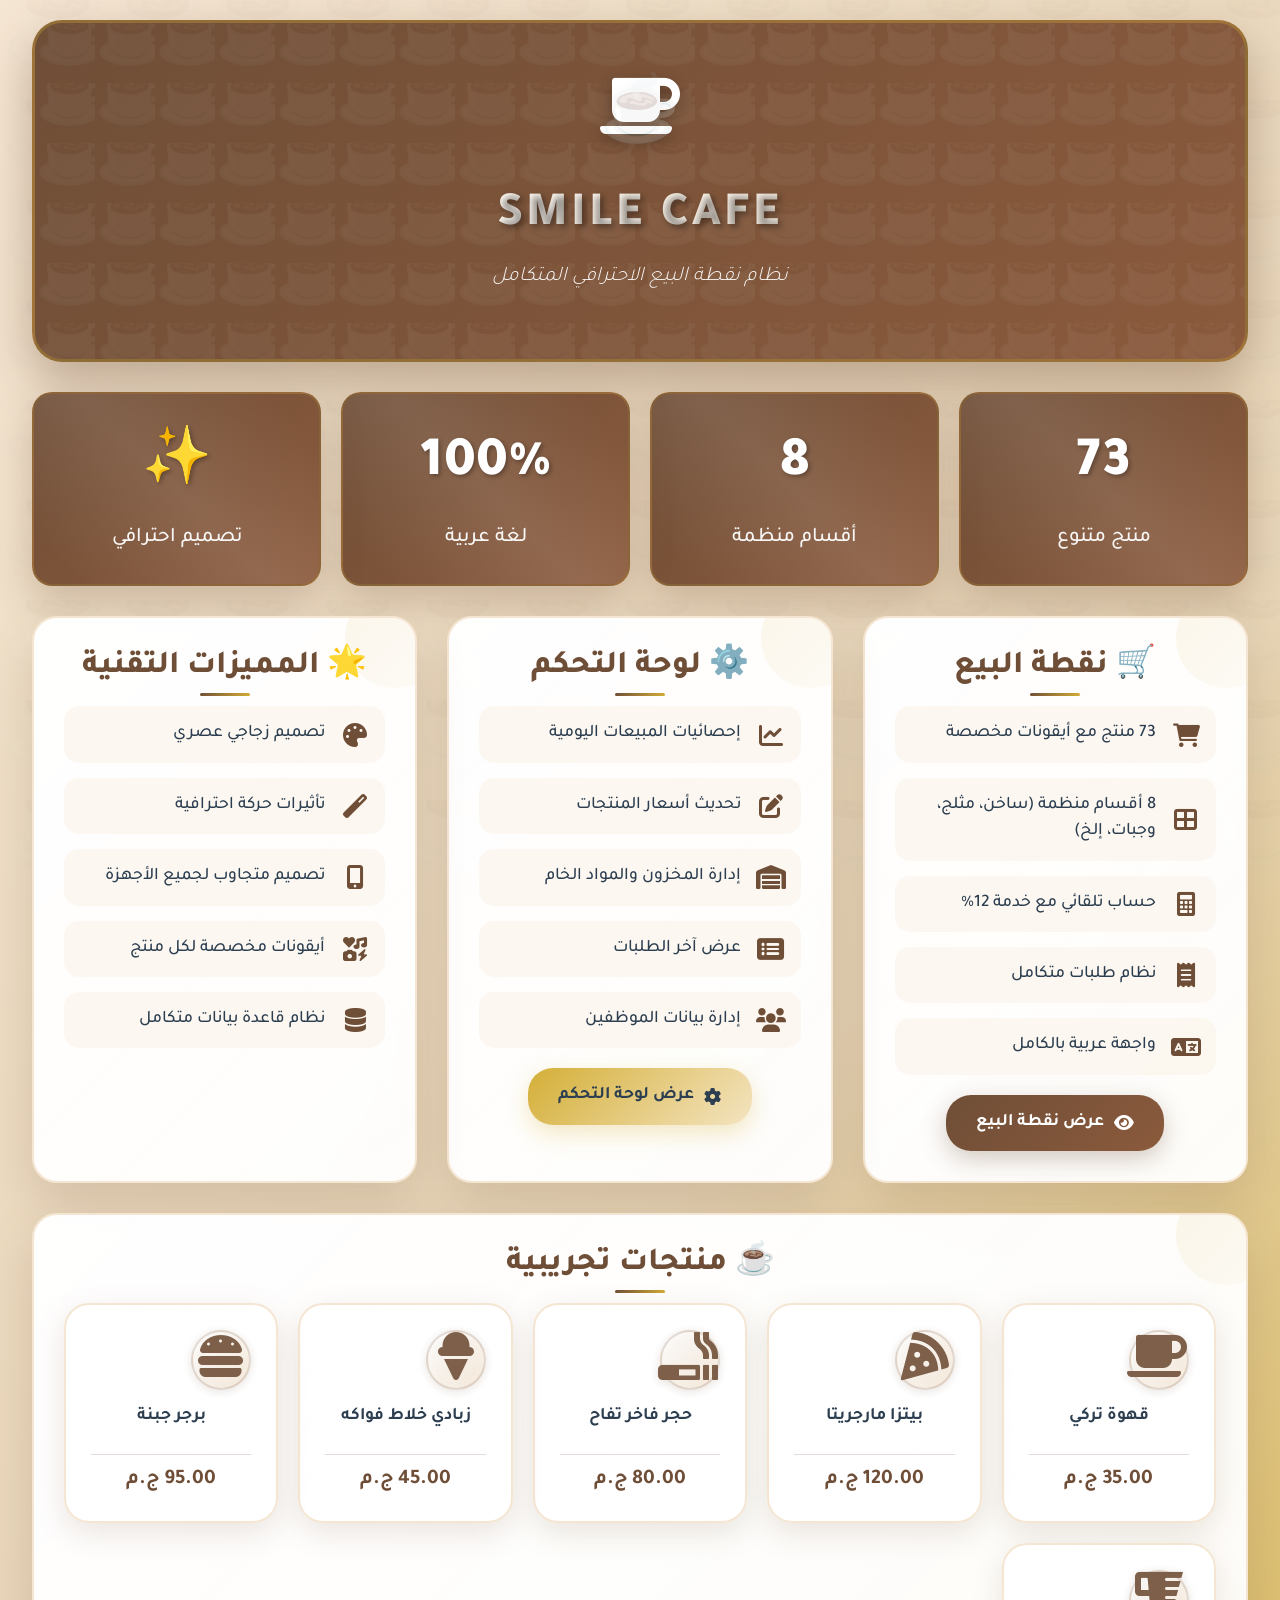
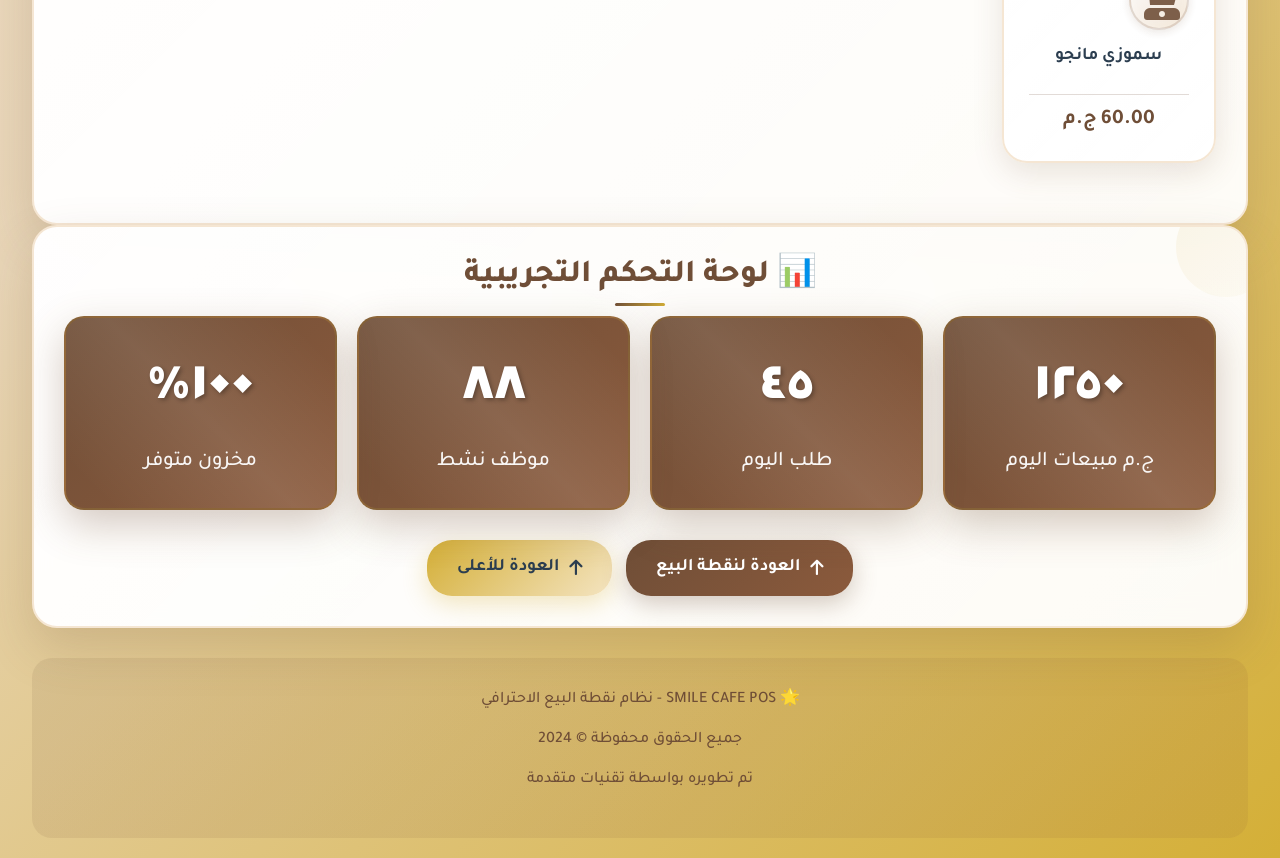
<file: SMILE_CAFE_POS.html>
<!DOCTYPE html>
<html lang="ar" dir="rtl">
<head>
    <meta charset="UTF-8">
    <meta name="viewport" content="width=device-width, initial-scale=1.0">
    <title>🌟 SMILE CAFE POS - النظام الاحترافي الكامل</title>
    <link href="https://cdn.jsdelivr.net/npm/bootstrap@5.1.3/dist/css/bootstrap.min.css" rel="stylesheet">
    <link href="https://cdnjs.cloudflare.com/ajax/libs/font-awesome/6.0.0/css/all.min.css" rel="stylesheet">
    <link href="https://fonts.googleapis.com/css2?family=Tajawal:wght@300;400;500;700;800;900&display=swap" rel="stylesheet">
    <style>
        * {
            margin: 0;
            padding: 0;
            box-sizing: border-box;
        }

        body {
            font-family: 'Tajawal', 'Segoe UI', Tahoma, Geneva, Verdana, sans-serif;
            background: linear-gradient(135deg, #f5e6d3 0%, #e8d5b7 50%, #d4af37 100%);
            min-height: 100vh;
            direction: rtl;
            position: relative;
            overflow-x: hidden;
            padding: 20px;
        }

        /* خلفية زخرفية للكافيه */
        body::before {
            content: '';
            position: fixed;
            top: 0;
            left: 0;
            width: 100%;
            height: 100%;
            background: url('data:image/svg+xml,<svg xmlns="http://www.w3.org/2000/svg" viewBox="0 0 100 100"><text y="50" font-size="100" fill="rgba(111,78,55,0.03)">☕</text></svg>') repeat;
            background-size: 100px 100px;
            z-index: -1;
        }

        @keyframes float {
            0%, 100% {
                transform: translateY(0);
            }
            50% {
                transform: translateY(-10px);
            }
        }

        @keyframes pulse {
            0%, 100% {
                transform: translate(-50%, -50%) scale(1);
                opacity: 0.2;
            }
            50% {
                transform: translate(-50%, -50%) scale(1.2);
                opacity: 0.1;
            }
        }

        @keyframes shimmer {
            0% {
                background-position: -200% 0;
            }
            100% {
                background-position: 200% 0;
            }
        }

        @keyframes bounce {
            0%, 20%, 50%, 80%, 100% {
                transform: translateY(0);
            }
            40% {
                transform: translateY(-10px);
            }
            60% {
                transform: translateY(-5px);
            }
        }

        .cafe-header {
            background: linear-gradient(135deg, #6f4e37 0%, #8b5a3c 100%);
            color: white;
            padding: 50px 40px;
            border-radius: 30px;
            text-align: center;
            position: relative;
            overflow: hidden;
            margin-bottom: 30px;
            box-shadow: 0 20px 50px rgba(111, 78, 55, 0.4);
            border: 3px solid rgba(212, 175, 55, 0.3);
        }

        .cafe-header::before {
            content: '';
            position: absolute;
            top: 0;
            left: 0;
            width: 100%;
            height: 100%;
            background: url('data:image/svg+xml,<svg xmlns="http://www.w3.org/2000/svg" viewBox="0 0 100 100"><text y="50" font-size="100" fill="rgba(255,255,255,0.05)">☕</text></svg>') repeat;
            background-size: 60px 60px;
        }

        .cafe-logo {
            font-size: 4rem;
            margin-bottom: 20px;
            animation: float 3s ease-in-out infinite;
            text-shadow: 0 5px 15px rgba(0, 0, 0, 0.3);
            position: relative;
            z-index: 2;
        }

        .cafe-logo::after {
            content: '☕';
            position: absolute;
            top: 50%;
            left: 50%;
            transform: translate(-50%, -50%);
            font-size: 4rem;
            opacity: 0.2;
            animation: pulse 2s ease-in-out infinite;
        }

        .cafe-title {
            font-size: 3rem;
            font-weight: 900;
            margin-bottom: 15px;
            text-shadow: 3px 3px 6px rgba(0, 0, 0, 0.4);
            letter-spacing: 3px;
            position: relative;
            z-index: 2;
            background: linear-gradient(45deg, #ffffff, #f5e6d3);
            -webkit-background-clip: text;
            -webkit-text-fill-color: transparent;
            background-clip: text;
        }

        .cafe-subtitle {
            font-size: 1.3rem;
            opacity: 0.95;
            font-style: italic;
            position: relative;
            z-index: 2;
            font-weight: 300;
        }

        .main-sections {
            display: grid;
            grid-template-columns: repeat(auto-fit, minmax(350px, 1fr));
            gap: 30px;
            margin-bottom: 30px;
        }

        .section-card {
            background: linear-gradient(135deg, rgba(255, 255, 255, 0.98) 0%, rgba(255, 255, 255, 0.95) 100%);
            backdrop-filter: blur(15px);
            border-radius: 25px;
            box-shadow: 0 20px 50px rgba(111, 78, 55, 0.2);
            padding: 30px;
            transition: all 0.3s ease;
            border: 2px solid #f5e6d3;
            position: relative;
            overflow: hidden;
        }

        .section-card:hover {
            transform: translateY(-5px);
            box-shadow: 0 25px 60px rgba(111, 78, 55, 0.3);
            border-color: #d4af37;
        }

        .section-card::before {
            content: '';
            position: absolute;
            top: 0;
            right: 0;
            width: 100px;
            height: 100px;
            background: linear-gradient(135deg, #d4af37 0%, #f4e4c1 100%);
            opacity: 0.1;
            border-radius: 50%;
            transform: translate(30px, -30px);
        }

        .section-title {
            font-size: 2rem;
            font-weight: 800;
            color: #6f4e37;
            margin-bottom: 20px;
            text-align: center;
            position: relative;
        }

        .section-title::after {
            content: '';
            position: absolute;
            bottom: -10px;
            left: 50%;
            transform: translateX(-50%);
            width: 50px;
            height: 3px;
            background: linear-gradient(135deg, #6f4e37, #d4af37);
            border-radius: 2px;
        }

        .feature-list {
            list-style: none;
            padding: 0;
        }

        .feature-item {
            display: flex;
            align-items: center;
            margin-bottom: 15px;
            padding: 15px;
            background: rgba(245, 230, 211, 0.3);
            border-radius: 15px;
            transition: all 0.3s ease;
        }

        .feature-item:hover {
            background: rgba(245, 230, 211, 0.5);
            transform: translateX(5px);
        }

        .feature-icon {
            font-size: 1.5rem;
            color: #6f4e37;
            margin-left: 15px;
            min-width: 30px;
            text-align: center;
        }

        .feature-text {
            font-size: 1.1rem;
            color: #2c3e50;
            font-weight: 500;
        }

        .product-grid {
            display: grid;
            grid-template-columns: repeat(auto-fill, minmax(180px, 1fr));
            gap: 20px;
            margin-bottom: 30px;
        }

        .product-card {
            background: linear-gradient(135deg, rgba(255, 255, 255, 0.98) 0%, rgba(255, 255, 255, 0.95) 100%);
            backdrop-filter: blur(15px);
            border: 2px solid #f5e6d3;
            border-radius: 25px;
            padding: 25px;
            text-align: center;
            cursor: pointer;
            transition: all 0.4s cubic-bezier(0.175, 0.885, 0.32, 1.275);
            position: relative;
            overflow: hidden;
            box-shadow: 0 10px 30px rgba(111, 78, 55, 0.15);
            min-height: 220px;
            display: flex;
            flex-direction: column;
            justify-content: space-between;
        }

        .product-card::before {
            content: '';
            position: absolute;
            top: 0;
            left: -100%;
            width: 100%;
            height: 100%;
            background: linear-gradient(90deg, transparent, rgba(212, 175, 55, 0.1), transparent);
            transition: left 0.6s ease;
            z-index: 1;
        }

        .product-card:hover::before {
            left: 100%;
        }

        .product-card:hover {
            transform: translateY(-8px) scale(1.05);
            box-shadow: 0 20px 50px rgba(111, 78, 55, 0.3);
            border-color: #d4af37;
            border-width: 3px;
        }

        .product-icon {
            font-size: 3rem;
            margin-bottom: 15px;
            opacity: 0.9;
            color: #6f4e37;
            filter: drop-shadow(0 2px 4px rgba(111, 78, 55, 0.2));
            transition: all 0.3s ease;
            position: relative;
            display: inline-block;
            width: 60px;
            height: 60px;
            line-height: 60px;
            text-align: center;
            background: linear-gradient(135deg, rgba(255, 255, 255, 0.8), rgba(245, 230, 211, 0.8));
            border-radius: 50%;
            border: 2px solid rgba(111, 78, 55, 0.2);
        }

        .product-card:hover .product-icon {
            transform: scale(1.15) rotate(5deg);
            color: #8b5a3c;
            background: linear-gradient(135deg, rgba(255, 255, 255, 0.9), rgba(212, 175, 55, 0.3));
            border-color: #d4af37;
        }

        .product-name {
            font-weight: bold;
            font-size: 1.1rem;
            margin-bottom: 10px;
            color: #2c3e50;
            line-height: 1.4;
        }

        .product-price {
            font-size: 1.3rem;
            font-weight: bold;
            color: #6f4e37;
            margin-top: auto;
            padding-top: 10px;
            border-top: 1px solid rgba(111, 78, 55, 0.2);
        }

        .btn-primary {
            background: linear-gradient(135deg, #6f4e37 0%, #8b5a3c 100%);
            color: white;
            border: none;
            padding: 15px 30px;
            border-radius: 25px;
            font-weight: bold;
            font-size: 1.1rem;
            cursor: pointer;
            transition: all 0.3s ease;
            text-decoration: none;
            display: inline-flex;
            align-items: center;
            gap: 10px;
            box-shadow: 0 8px 25px rgba(111, 78, 55, 0.3);
        }

        .btn-primary:hover {
            transform: translateY(-3px);
            box-shadow: 0 12px 35px rgba(111, 78, 55, 0.4);
            color: white;
        }

        .btn-secondary {
            background: linear-gradient(135deg, #d4af37 0%, #f4e4c1 100%);
            color: #2c3e50;
            border: none;
            padding: 15px 30px;
            border-radius: 25px;
            font-weight: bold;
            font-size: 1.1rem;
            cursor: pointer;
            transition: all 0.3s ease;
            text-decoration: none;
            display: inline-flex;
            align-items: center;
            gap: 10px;
            box-shadow: 0 8px 25px rgba(212, 175, 55, 0.3);
        }

        .btn-secondary:hover {
            transform: translateY(-3px);
            box-shadow: 0 12px 35px rgba(212, 175, 55, 0.4);
            color: #2c3e50;
        }

        .stats-grid {
            display: grid;
            grid-template-columns: repeat(auto-fit, minmax(200px, 1fr));
            gap: 20px;
            margin-bottom: 30px;
        }

        .stat-card {
            background: linear-gradient(135deg, #6f4e37 0%, #8b5a3c 100%);
            color: white;
            padding: 30px;
            border-radius: 20px;
            text-align: center;
            transition: all 0.4s cubic-bezier(0.175, 0.885, 0.32, 1.275);
            position: relative;
            overflow: hidden;
            box-shadow: 0 15px 40px rgba(111, 78, 55, 0.3);
            border: 2px solid rgba(212, 175, 55, 0.2);
        }

        .stat-card::before {
            content: '';
            position: absolute;
            top: -50%;
            right: -50%;
            width: 200%;
            height: 200%;
            background: linear-gradient(45deg, transparent 30%, rgba(255, 255, 255, 0.1) 50%, transparent 70%);
            transition: all 0.5s ease;
        }

        .stat-card:hover::before {
            top: -30%;
            right: -30%;
        }

        .stat-card:hover {
            transform: translateY(-8px) scale(1.05);
            box-shadow: 0 25px 60px rgba(111, 78, 55, 0.4);
            border-color: rgba(212, 175, 55, 0.4);
        }

        .stat-number {
            font-size: 3.5rem;
            font-weight: 900;
            margin-bottom: 15px;
            position: relative;
            z-index: 2;
            text-shadow: 2px 2px 4px rgba(0, 0, 0, 0.3);
        }

        .stat-label {
            font-size: 1.3rem;
            opacity: 0.95;
            position: relative;
            z-index: 2;
            font-weight: 500;
        }

        .footer {
            text-align: center;
            padding: 30px;
            background: linear-gradient(135deg, rgba(111, 78, 55, 0.1), rgba(139, 90, 60, 0.1));
            border-radius: 20px;
            margin-top: 30px;
            color: #6f4e37;
            font-weight: 500;
        }

        @media (max-width: 768px) {
            .main-sections {
                grid-template-columns: 1fr;
            }
            
            .product-grid {
                grid-template-columns: repeat(auto-fill, minmax(150px, 1fr));
            }
            
            .cafe-title {
                font-size: 2rem;
            }
            
            .stats-grid {
                grid-template-columns: repeat(auto-fit, minmax(150px, 1fr));
            }
        }
    </style>
</head>
<body>
    <div class="container-fluid">
        <!-- هيدر الكافيه الاحترافي -->
        <div class="cafe-header">
            <div class="cafe-logo">
                <i class="fas fa-coffee"></i>
            </div>
            <h1 class="cafe-title">SMILE CAFE</h1>
            <p class="cafe-subtitle">نظام نقطة البيع الاحترافي المتكامل</p>
        </div>

        <!-- الإحصائيات الرئيسية -->
        <div class="stats-grid">
            <div class="stat-card">
                <div class="stat-number">73</div>
                <div class="stat-label">منتج متنوع</div>
            </div>
            <div class="stat-card">
                <div class="stat-number">8</div>
                <div class="stat-label">أقسام منظمة</div>
            </div>
            <div class="stat-card">
                <div class="stat-number">100%</div>
                <div class="stat-label">لغة عربية</div>
            </div>
            <div class="stat-card">
                <div class="stat-number">✨</div>
                <div class="stat-label">تصميم احترافي</div>
            </div>
        </div>

        <!-- الأقسام الرئيسية -->
        <div class="main-sections">
            <!-- قسم نقطة البيع -->
            <div class="section-card">
                <h2 class="section-title">🛒 نقطة البيع</h2>
                <ul class="feature-list">
                    <li class="feature-item">
                        <i class="fas fa-shopping-cart feature-icon"></i>
                        <span class="feature-text">73 منتج مع أيقونات مخصصة</span>
                    </li>
                    <li class="feature-item">
                        <i class="fas fa-th-large feature-icon"></i>
                        <span class="feature-text">8 أقسام منظمة (ساخن، مثلج، وجبات، إلخ)</span>
                    </li>
                    <li class="feature-item">
                        <i class="fas fa-calculator feature-icon"></i>
                        <span class="feature-text">حساب تلقائي مع خدمة 12%</span>
                    </li>
                    <li class="feature-item">
                        <i class="fas fa-receipt feature-icon"></i>
                        <span class="feature-text">نظام طلبات متكامل</span>
                    </li>
                    <li class="feature-item">
                        <i class="fas fa-language feature-icon"></i>
                        <span class="feature-text">واجهة عربية بالكامل</span>
                    </li>
                </ul>
                <div style="text-align: center; margin-top: 20px;">
                    <a href="#pos-section" class="btn-primary">
                        <i class="fas fa-eye"></i> عرض نقطة البيع
                    </a>
                </div>
            </div>

            <!-- قسم لوحة التحكم -->
            <div class="section-card">
                <h2 class="section-title">⚙️ لوحة التحكم</h2>
                <ul class="feature-list">
                    <li class="feature-item">
                        <i class="fas fa-chart-line feature-icon"></i>
                        <span class="feature-text">إحصائيات المبيعات اليومية</span>
                    </li>
                    <li class="feature-item">
                        <i class="fas fa-edit feature-icon"></i>
                        <span class="feature-text">تحديث أسعار المنتجات</span>
                    </li>
                    <li class="feature-item">
                        <i class="fas fa-warehouse feature-icon"></i>
                        <span class="feature-text">إدارة المخزون والمواد الخام</span>
                    </li>
                    <li class="feature-item">
                        <i class="fas fa-list-alt feature-icon"></i>
                        <span class="feature-text">عرض آخر الطلبات</span>
                    </li>
                    <li class="feature-item">
                        <i class="fas fa-users feature-icon"></i>
                        <span class="feature-text">إدارة بيانات الموظفين</span>
                    </li>
                </ul>
                <div style="text-align: center; margin-top: 20px;">
                    <a href="#admin-section" class="btn-secondary">
                        <i class="fas fa-cog"></i> عرض لوحة التحكم
                    </a>
                </div>
            </div>

            <!-- قسم المميزات -->
            <div class="section-card">
                <h2 class="section-title">🌟 المميزات التقنية</h2>
                <ul class="feature-list">
                    <li class="feature-item">
                        <i class="fas fa-palette feature-icon"></i>
                        <span class="feature-text">تصميم زجاجي عصري</span>
                    </li>
                    <li class="feature-item">
                        <i class="fas fa-magic feature-icon"></i>
                        <span class="feature-text">تأثيرات حركة احترافية</span>
                    </li>
                    <li class="feature-item">
                        <i class="fas fa-mobile-alt feature-icon"></i>
                        <span class="feature-text">تصميم متجاوب لجميع الأجهزة</span>
                    </li>
                    <li class="feature-item">
                        <i class="fas fa-icons feature-icon"></i>
                        <span class="feature-text">أيقونات مخصصة لكل منتج</span>
                    </li>
                    <li class="feature-item">
                        <i class="fas fa-database feature-icon"></i>
                        <span class="feature-text">نظام قاعدة بيانات متكامل</span>
                    </li>
                </ul>
            </div>
        </div>

        <!-- عرض منتجات تجريبية -->
        <div id="pos-section" class="section-card">
            <h2 class="section-title">☕ منتجات تجريبية</h2>
            <div class="product-grid">
                <div class="product-card">
                    <div class="product-icon">
                        <i class="fas fa-coffee"></i>
                    </div>
                    <div class="product-name">قهوة تركي</div>
                    <div class="product-price">35.00 ج.م</div>
                </div>
                
                <div class="product-card">
                    <div class="product-icon">
                        <i class="fas fa-pizza-slice"></i>
                    </div>
                    <div class="product-name">بيتزا مارجريتا</div>
                    <div class="product-price">120.00 ج.م</div>
                </div>
                
                <div class="product-card">
                    <div class="product-icon">
                        <i class="fas fa-smoking"></i>
                    </div>
                    <div class="product-name">حجر فاخر تفاح</div>
                    <div class="product-price">80.00 ج.م</div>
                </div>
                
                <div class="product-card">
                    <div class="product-icon">
                        <i class="fas fa-ice-cream"></i>
                    </div>
                    <div class="product-name">زبادي خلاط فواكه</div>
                    <div class="product-price">45.00 ج.م</div>
                </div>
                
                <div class="product-card">
                    <div class="product-icon">
                        <i class="fas fa-burger"></i>
                    </div>
                    <div class="product-name">برجر جبنة</div>
                    <div class="product-price">95.00 ج.م</div>
                </div>
                
                <div class="product-card">
                    <div class="product-icon">
                        <i class="fas fa-blender"></i>
                    </div>
                    <div class="product-name">سموزي مانجو</div>
                    <div class="product-price">60.00 ج.م</div>
                </div>
            </div>
        </div>

        <!-- عرض لوحة التحكم -->
        <div id="admin-section" class="section-card">
            <h2 class="section-title">📊 لوحة التحكم التجريبية</h2>
            <div class="stats-grid">
                <div class="stat-card">
                    <div class="stat-number">١٢٥٠</div>
                    <div class="stat-label">ج.م مبيعات اليوم</div>
                </div>
                <div class="stat-card">
                    <div class="stat-number">٤٥</div>
                    <div class="stat-label">طلب اليوم</div>
                </div>
                <div class="stat-card">
                    <div class="stat-number">٨٨</div>
                    <div class="stat-label">موظف نشط</div>
                </div>
                <div class="stat-card">
                    <div class="stat-number">١٠٠%</div>
                    <div class="stat-label">مخزون متوفر</div>
                </div>
            </div>
            
            <div style="text-align: center; margin-top: 30px;">
                <a href="#pos-section" class="btn-primary" style="margin-left: 10px;">
                    <i class="fas fa-arrow-up"></i> العودة لنقطة البيع
                </a>
                <a href="#top" class="btn-secondary">
                    <i class="fas fa-arrow-up"></i> العودة للأعلى
                </a>
            </div>
        </div>

        <!-- تذييل الصفحة -->
        <div class="footer">
            <p>🌟 SMILE CAFE POS - نظام نقطة البيع الاحترافي</p>
            <p>جميع الحقوق محفوظة © 2024</p>
            <p>تم تطويره بواسطة تقنيات متقدمة</p>
        </div>
    </div>

    <script>
        // تأثيرات إضافية عند التمرير السلس
        document.addEventListener('DOMContentLoaded', function() {
            // إضافة تأثيرات التمرير السلس للبطاقات
            const cards = document.querySelectorAll('.product-card, .stat-card, .section-card');
            cards.forEach((card, index) => {
                card.style.animationDelay = `${index * 0.1}s`;
                card.style.animation = 'fadeInUp 0.8s ease-out forwards';
            });

            // تأثيرات التمرير السلس للعناصر
            const observer = new IntersectionObserver((entries) => {
                entries.forEach(entry => {
                    if (entry.isIntersecting) {
                        entry.target.style.opacity = '1';
                        entry.target.style.transform = 'translateY(0)';
                    }
                });
            }, {
                threshold: 0.1
            });

            document.querySelectorAll('.feature-item').forEach(item => {
                item.style.opacity = '0';
                item.style.transform = 'translateX(-20px)';
                observer.observe(item);
            });

            // إضافة تأثيرات النقر
            document.querySelectorAll('.product-card').forEach(card => {
                card.addEventListener('click', function() {
                    this.style.transform = 'scale(0.95)';
                    setTimeout(() => {
                        this.style.transform = '';
                    }, 200);
                });
            });

            // تنفيذ سلس
            const style = document.createElement('style');
            style.textContent = `
                @keyframes fadeInUp {
                    from {
                        opacity: 0;
                        transform: translateY(30px);
                    }
                    to {
                        opacity: 1;
                        transform: translateY(0);
                    }
                }
            `;
            document.head.appendChild(style);
        });

        // سلاسة تنعيم سلس
        document.querySelectorAll('a[href^="#"]').forEach(anchor => {
            anchor.addEventListener('click', function (e) {
                e.preventDefault();
                const target = document.querySelector(this.getAttribute('href'));
                if (target) {
                    target.scrollIntoView({
                        behavior: 'smooth',
                        block: 'start'
                    });
                }
            });
        });
    </script>
</body>
</html>
</file>
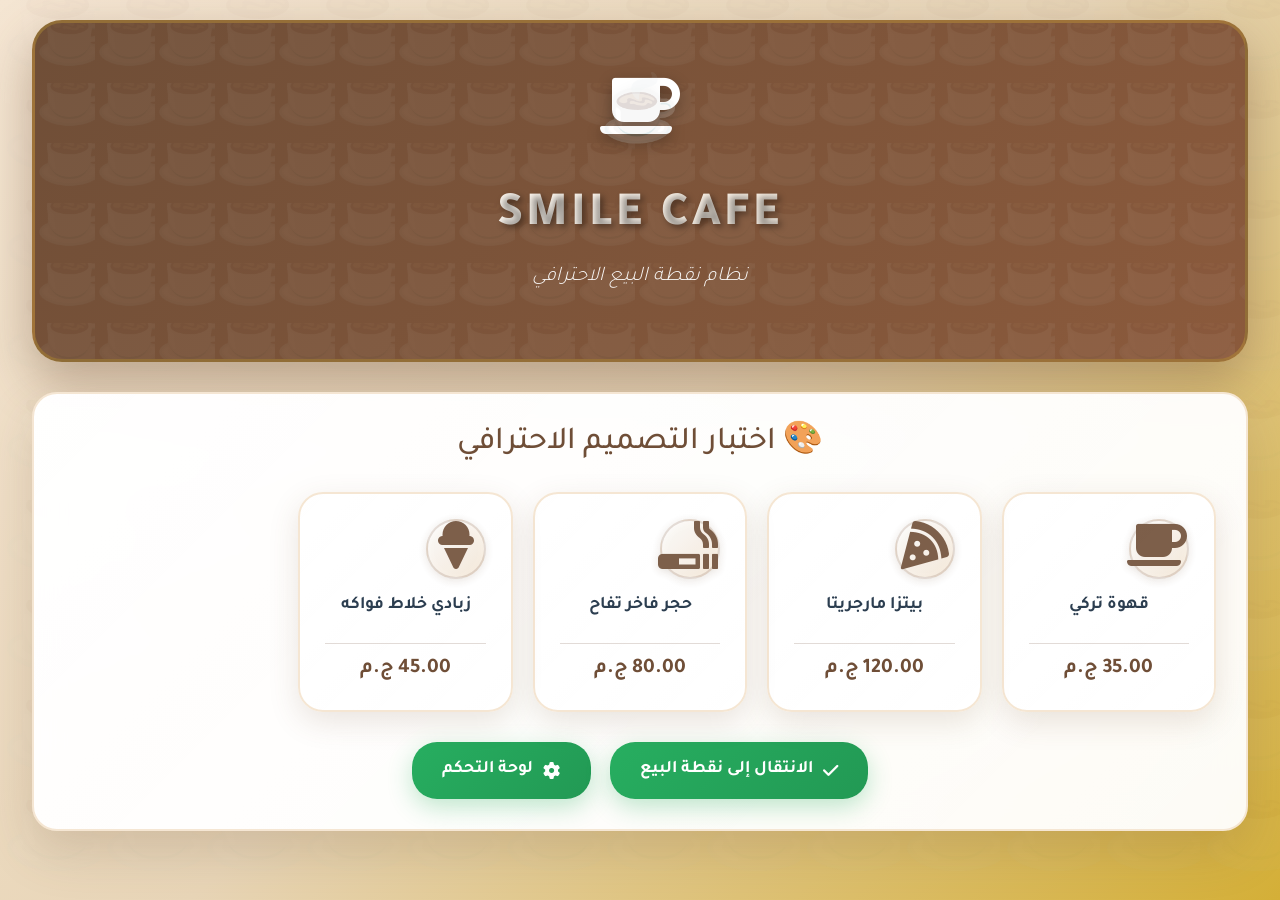
<file: test.html>
<!DOCTYPE html>
<html lang="ar" dir="rtl">
<head>
    <meta charset="UTF-8">
    <meta name="viewport" content="width=device-width, initial-scale=1.0">
    <title>SMILE CAFE - اختبار التصميم</title>
    <link href="https://cdn.jsdelivr.net/npm/bootstrap@5.1.3/dist/css/bootstrap.min.css" rel="stylesheet">
    <link href="https://cdnjs.cloudflare.com/ajax/libs/font-awesome/6.0.0/css/all.min.css" rel="stylesheet">
    <link href="https://fonts.googleapis.com/css2?family=Tajawal:wght@300;400;500;700;800;900&display=swap" rel="stylesheet">
    <style>
        body {
            font-family: 'Tajawal', 'Segoe UI', Tahoma, Geneva, Verdana, sans-serif;
            background: linear-gradient(135deg, #f5e6d3 0%, #e8d5b7 50%, #d4af37 100%);
            min-height: 100vh;
            direction: rtl;
            position: relative;
            overflow-x: hidden;
            padding: 20px;
        }

        /* خلفية زخرفية للكافيه */
        body::before {
            content: '';
            position: fixed;
            top: 0;
            left: 0;
            width: 100%;
            height: 100%;
            background: url('data:image/svg+xml,<svg xmlns="http://www.w3.org/2000/svg" viewBox="0 0 100 100"><text y="50" font-size="100" fill="rgba(111,78,55,0.03)">☕</text></svg>') repeat;
            background-size: 100px 100px;
            z-index: -1;
        }

        @keyframes float {
            0%, 100% {
                transform: translateY(0);
            }
            50% {
                transform: translateY(-10px);
            }
        }

        @keyframes pulse {
            0%, 100% {
                transform: translate(-50%, -50%) scale(1);
                opacity: 0.2;
            }
            50% {
                transform: translate(-50%, -50%) scale(1.2);
                opacity: 0.1;
            }
        }

        .cafe-header {
            background: linear-gradient(135deg, #6f4e37 0%, #8b5a3c 100%);
            color: white;
            padding: 50px 40px;
            border-radius: 30px;
            text-align: center;
            position: relative;
            overflow: hidden;
            margin-bottom: 30px;
            box-shadow: 0 20px 50px rgba(111, 78, 55, 0.4);
            border: 3px solid rgba(212, 175, 55, 0.3);
        }

        .cafe-header::before {
            content: '';
            position: absolute;
            top: 0;
            left: 0;
            width: 100%;
            height: 100%;
            background: url('data:image/svg+xml,<svg xmlns="http://www.w3.org/2000/svg" viewBox="0 0 100 100"><text y="50" font-size="100" fill="rgba(255,255,255,0.05)">☕</text></svg>') repeat;
            background-size: 60px 60px;
        }

        .cafe-logo {
            font-size: 4rem;
            margin-bottom: 20px;
            animation: float 3s ease-in-out infinite;
            text-shadow: 0 5px 15px rgba(0, 0, 0, 0.3);
            position: relative;
            z-index: 2;
        }

        .cafe-logo::after {
            content: '☕';
            position: absolute;
            top: 50%;
            left: 50%;
            transform: translate(-50%, -50%);
            font-size: 4rem;
            opacity: 0.2;
            animation: pulse 2s ease-in-out infinite;
        }

        .cafe-title {
            font-size: 3rem;
            font-weight: 900;
            margin-bottom: 15px;
            text-shadow: 3px 3px 6px rgba(0, 0, 0, 0.4);
            letter-spacing: 3px;
            position: relative;
            z-index: 2;
            background: linear-gradient(45deg, #ffffff, #f5e6d3);
            -webkit-background-clip: text;
            -webkit-text-fill-color: transparent;
            background-clip: text;
        }

        .cafe-subtitle {
            font-size: 1.3rem;
            opacity: 0.95;
            font-style: italic;
            position: relative;
            z-index: 2;
            font-weight: 300;
        }

        .card-custom {
            background: linear-gradient(135deg, rgba(255, 255, 255, 0.98) 0%, rgba(255, 255, 255, 0.95) 100%);
            backdrop-filter: blur(15px);
            border-radius: 25px;
            box-shadow: 0 20px 50px rgba(111, 78, 55, 0.2);
            padding: 30px;
            margin: 25px 0;
            transition: all 0.3s ease;
            border: 2px solid #f5e6d3;
            position: relative;
            overflow: hidden;
        }

        .card-custom:hover {
            transform: translateY(-5px);
            box-shadow: 0 25px 60px rgba(111, 78, 55, 0.3);
            border-color: #d4af37;
        }

        .product-card {
            background: linear-gradient(135deg, rgba(255, 255, 255, 0.98) 0%, rgba(255, 255, 255, 0.95) 100%);
            backdrop-filter: blur(15px);
            border: 2px solid #f5e6d3;
            border-radius: 25px;
            padding: 25px;
            text-align: center;
            cursor: pointer;
            transition: all 0.4s cubic-bezier(0.175, 0.885, 0.32, 1.275);
            position: relative;
            overflow: hidden;
            box-shadow: 0 10px 30px rgba(111, 78, 55, 0.15);
            min-height: 220px;
            display: flex;
            flex-direction: column;
            justify-content: space-between;
        }

        .product-card:hover {
            transform: translateY(-8px) scale(1.05);
            box-shadow: 0 20px 50px rgba(111, 78, 55, 0.3);
            border-color: #d4af37;
            border-width: 3px;
        }

        .product-icon {
            font-size: 3rem;
            margin-bottom: 15px;
            opacity: 0.9;
            color: #6f4e37;
            filter: drop-shadow(0 2px 4px rgba(111, 78, 55, 0.2));
            transition: all 0.3s ease;
            position: relative;
            display: inline-block;
            width: 60px;
            height: 60px;
            line-height: 60px;
            text-align: center;
            background: linear-gradient(135deg, rgba(255, 255, 255, 0.8), rgba(245, 230, 211, 0.8));
            border-radius: 50%;
            border: 2px solid rgba(111, 78, 55, 0.2);
        }

        .product-card:hover .product-icon {
            transform: scale(1.15) rotate(5deg);
            color: #8b5a3c;
            background: linear-gradient(135deg, rgba(255, 255, 255, 0.9), rgba(212, 175, 55, 0.3));
            border-color: #d4af37;
        }

        .product-name {
            font-weight: bold;
            font-size: 1.1rem;
            margin-bottom: 10px;
            color: #2c3e50;
            line-height: 1.4;
        }

        .product-price {
            font-size: 1.3rem;
            font-weight: bold;
            color: #6f4e37;
            margin-top: auto;
            padding-top: 10px;
            border-top: 1px solid rgba(111, 78, 55, 0.2);
        }

        .product-grid {
            display: grid;
            grid-template-columns: repeat(auto-fill, minmax(180px, 1fr));
            gap: 20px;
            margin-bottom: 30px;
        }

        .btn-success-custom {
            background: linear-gradient(135deg, #27ae60 0%, #229954 100%);
            color: white;
            border: none;
            padding: 15px 30px;
            border-radius: 25px;
            font-weight: bold;
            font-size: 1.1rem;
            cursor: pointer;
            transition: all 0.3s ease;
            text-decoration: none;
            display: inline-flex;
            align-items: center;
            gap: 10px;
            box-shadow: 0 8px 25px rgba(39, 174, 96, 0.3);
        }

        .btn-success-custom:hover {
            transform: translateY(-3px);
            box-shadow: 0 12px 35px rgba(39, 174, 96, 0.4);
            color: white;
        }
    </style>
</head>
<body>
    <div class="container-fluid">
        <!-- هيدر الكافيه الاحترافي -->
        <div class="cafe-header">
            <div class="cafe-logo">
                <i class="fas fa-coffee"></i>
            </div>
            <h1 class="cafe-title">SMILE CAFE</h1>
            <p class="cafe-subtitle">نظام نقطة البيع الاحترافي</p>
        </div>

        <div class="card-custom">
            <h2 style="text-align: center; color: #6f4e37; margin-bottom: 30px;">🎨 اختبار التصميم الاحترافي</h2>
            
            <div class="product-grid">
                <div class="product-card">
                    <div class="product-icon">
                        <i class="fas fa-coffee"></i>
                    </div>
                    <div class="product-name">قهوة تركي</div>
                    <div class="product-price">35.00 ج.م</div>
                </div>
                
                <div class="product-card">
                    <div class="product-icon">
                        <i class="fas fa-pizza-slice"></i>
                    </div>
                    <div class="product-name">بيتزا مارجريتا</div>
                    <div class="product-price">120.00 ج.م</div>
                </div>
                
                <div class="product-card">
                    <div class="product-icon">
                        <i class="fas fa-smoking"></i>
                    </div>
                    <div class="product-name">حجر فاخر تفاح</div>
                    <div class="product-price">80.00 ج.م</div>
                </div>
                
                <div class="product-card">
                    <div class="product-icon">
                        <i class="fas fa-ice-cream"></i>
                    </div>
                    <div class="product-name">زبادي خلاط فواكه</div>
                    <div class="product-price">45.00 ج.م</div>
                </div>
            </div>
            
            <div style="text-align: center; margin-top: 30px;">
                <a href="/" class="btn-success-custom">
                    <i class="fas fa-check"></i> الانتقال إلى نقطة البيع
                </a>
                <a href="/admin" class="btn-success-custom" style="margin-right: 15px;">
                    <i class="fas fa-cog"></i> لوحة التحكم
                </a>
            </div>
        </div>
    </div>
</body>
</html>
</file>
